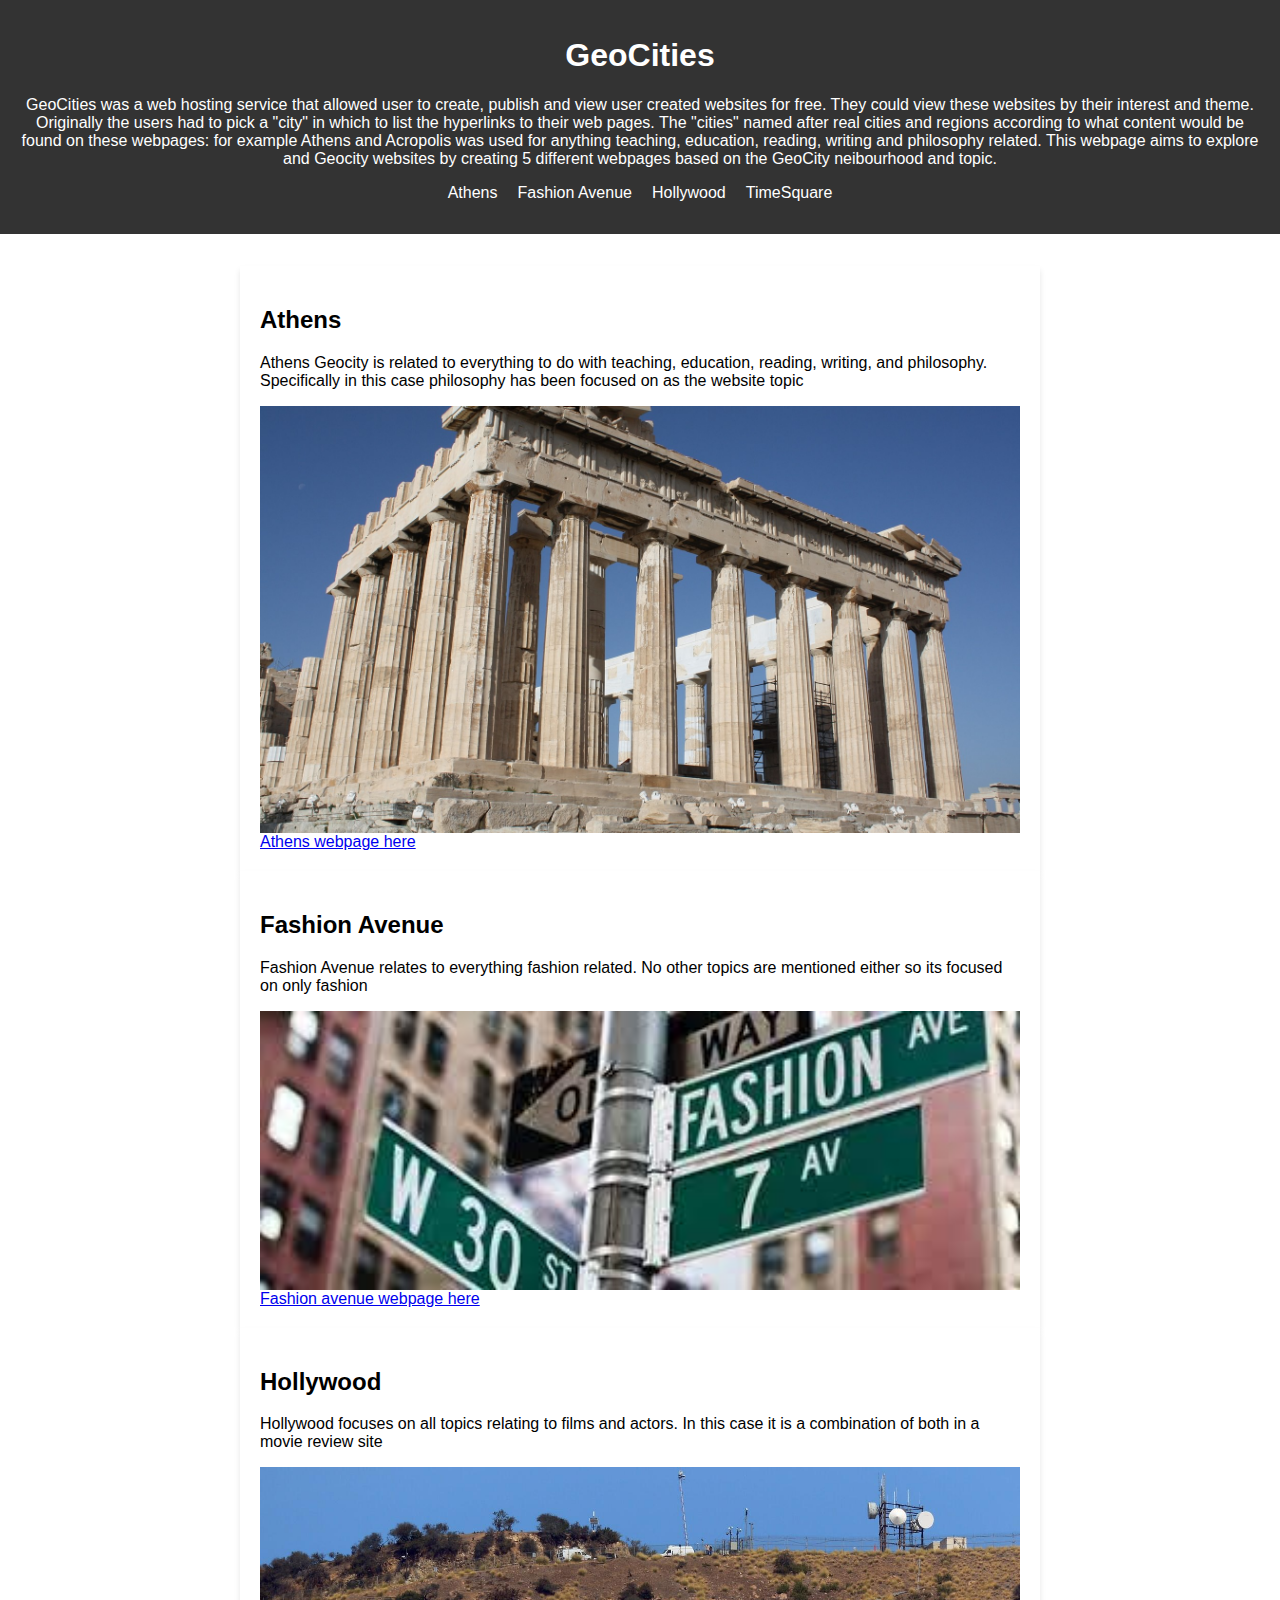
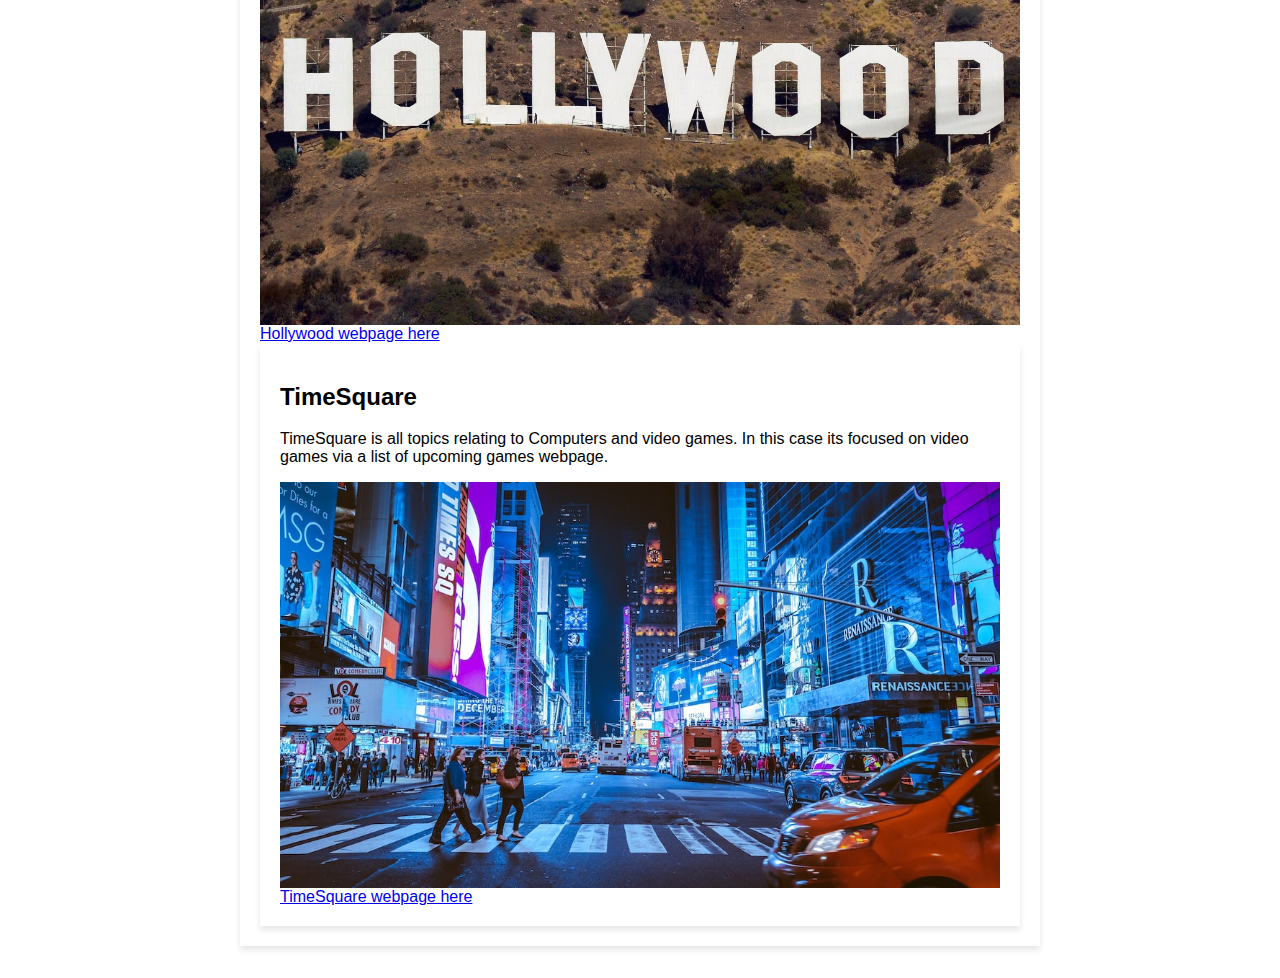
<file: Webpages/Index.html>
<html>

<head>
    <link rel="stylesheet" type="text/css" href="style.css">
    <meta charset="UTF-8">
    <Meta name="viewport" content="width=device-width, initial-scale=1.0">

</head>

<body>


    <header>
        <h1>GeoCities</h1>
        <p>GeoCities was a web hosting service that allowed user to create, publish and view user created websites for
            free. They could view these websites by their interest and theme. Originally the users had to pick a "city"
            in which to list the hyperlinks to their web pages. The "cities" named after real cities and regions
            according to what content would be found on these webpages: for example Athens and Acropolis was used for
            anything teaching, education, reading, writing and philosophy related. This webpage aims to explore and
            Geocity websites by creating 5 different webpages based on the GeoCity neibourhood and topic.</p>
        <nav class="nav-style-fashion ">
            <ul>
                <li><a href="#Athens">Athens</a></li>
                <li><a href="#Fashion-Avenue">Fashion Avenue</a></li>
                <li><a href="#Hollywood"> Hollywood</a></li>
                <li><a href="#TimeSquare">TimeSquare</a></li>
            </ul>
    </header>
    <main class="flex-container-fashion">
        <section id="Athens" class="content">
            <h2>Athens</h2>
            <p>Athens Geocity is related to everything to do with teaching, education, reading,
                writing, and philosophy. Specifically in this case philosophy has been focused on as the website topic
            </p>
            <img src="../Images/Athens-background-image.jpg" alt="Athens background image" width="100%" height="100%">
            <a href="../Webpages/Athens.html">Athens webpage here</a>

        </section>
        <section id="Fashion-Avenue" class="content">
            <h2>Fashion Avenue</h2>
            <p> Fashion Avenue relates to everything fashion related. No other topics are mentioned
                either so its focused on only fashion</p>

            <img src="../Images/Fashion-Avenue-Background-Image.jpg" alt="Fashion avenue image" width="100%"
                height="100%">
                <a href="../Webpages/Fashion-Avenue.html">Fashion avenue webpage here</a>



        </section>
        <section id="Hollywood" class="content">
            <h2>Hollywood</h2>
            <p>Hollywood focuses on all topics relating to films and actors. In this case it is a combination of both in
                a movie review site</p>

            <img src="../Images/Hollywood-background-image.jpg" alt="Hollywood background image" width="100%"
                height="100%">
                <a href="../Webpages/Hollywood.html">Hollywood webpage here</a>

            <section id="TimeSquare" class="content">
                <h2>TimeSquare</h2>
                <p>TimeSquare is all topics relating to Computers and video games. In this case its focused on video
                    games via a list of upcoming games webpage.</p>
                    <img src="../Images/TimesSquare-background-image.jpg">
                    <a href="../Webpages/TimeSquare.html">TimeSquare webpage here</a>
            </section>

        </section>


</body>






</html>
</file>
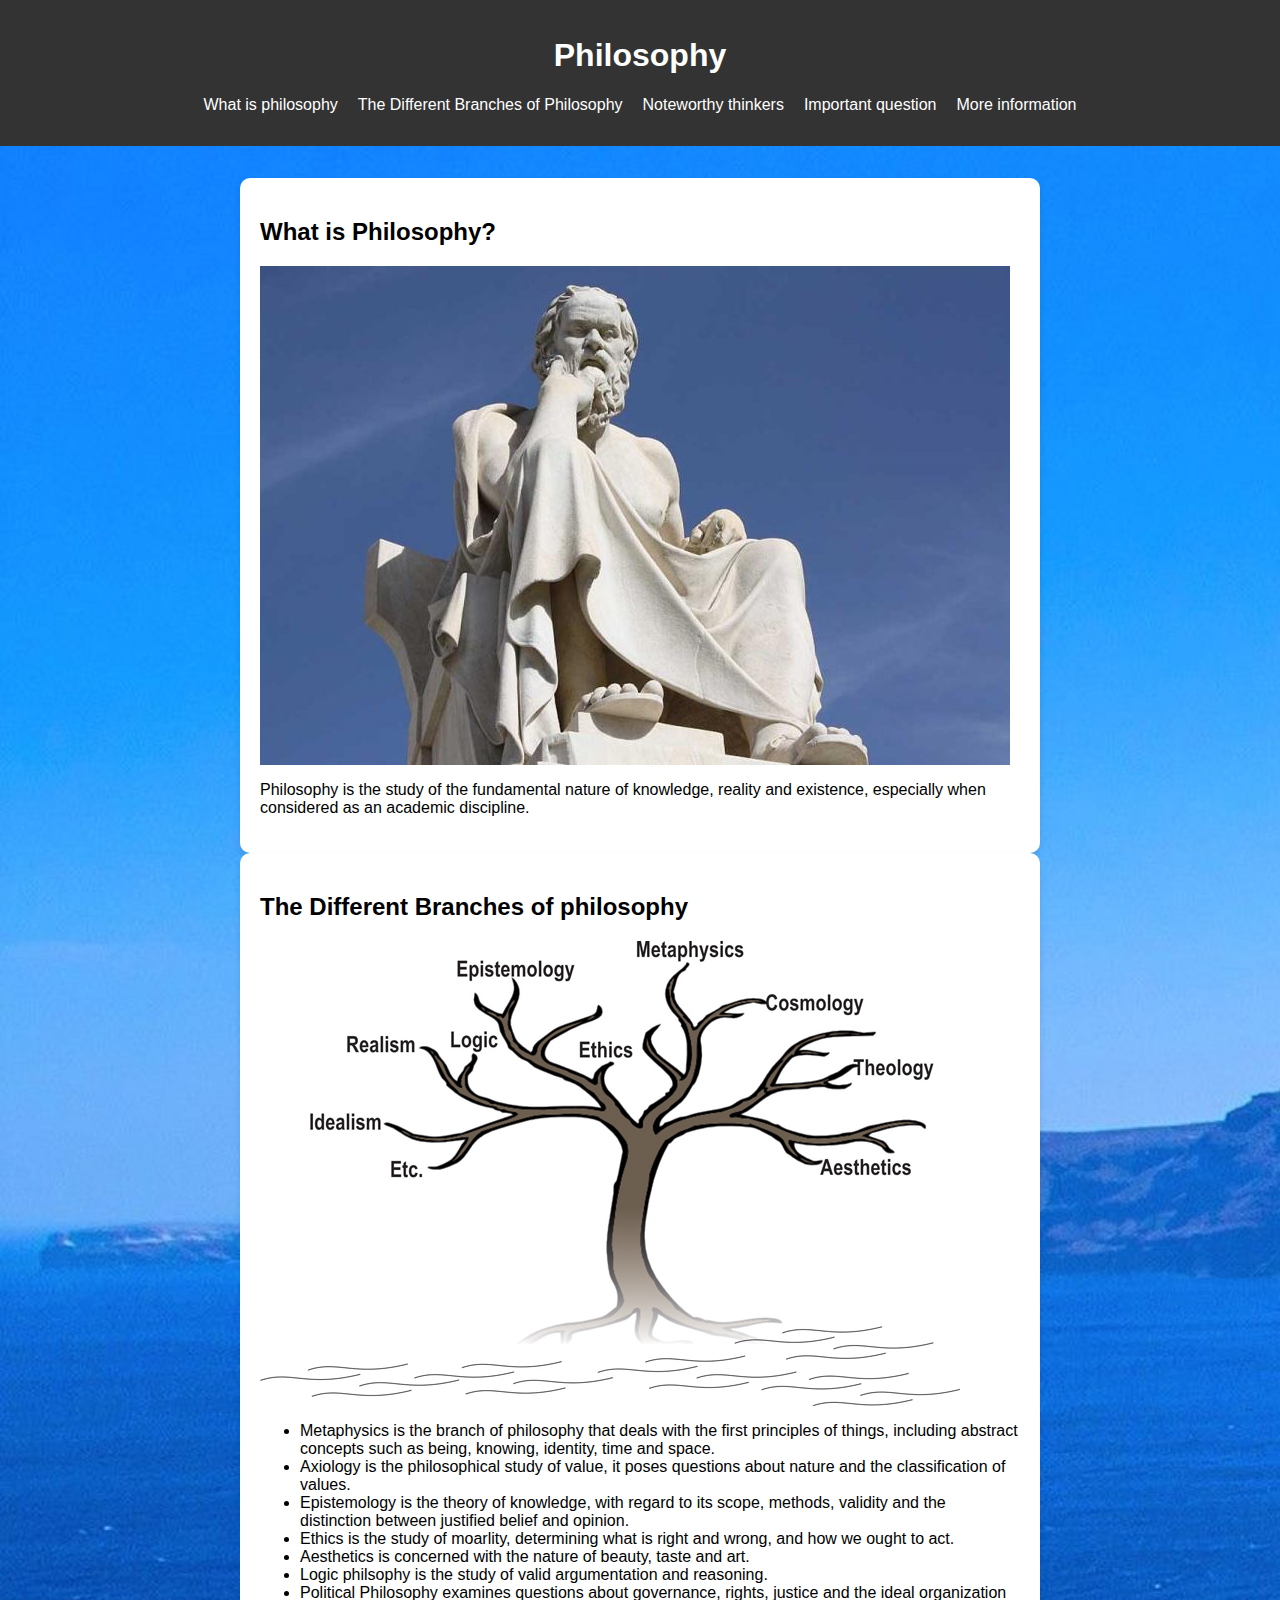
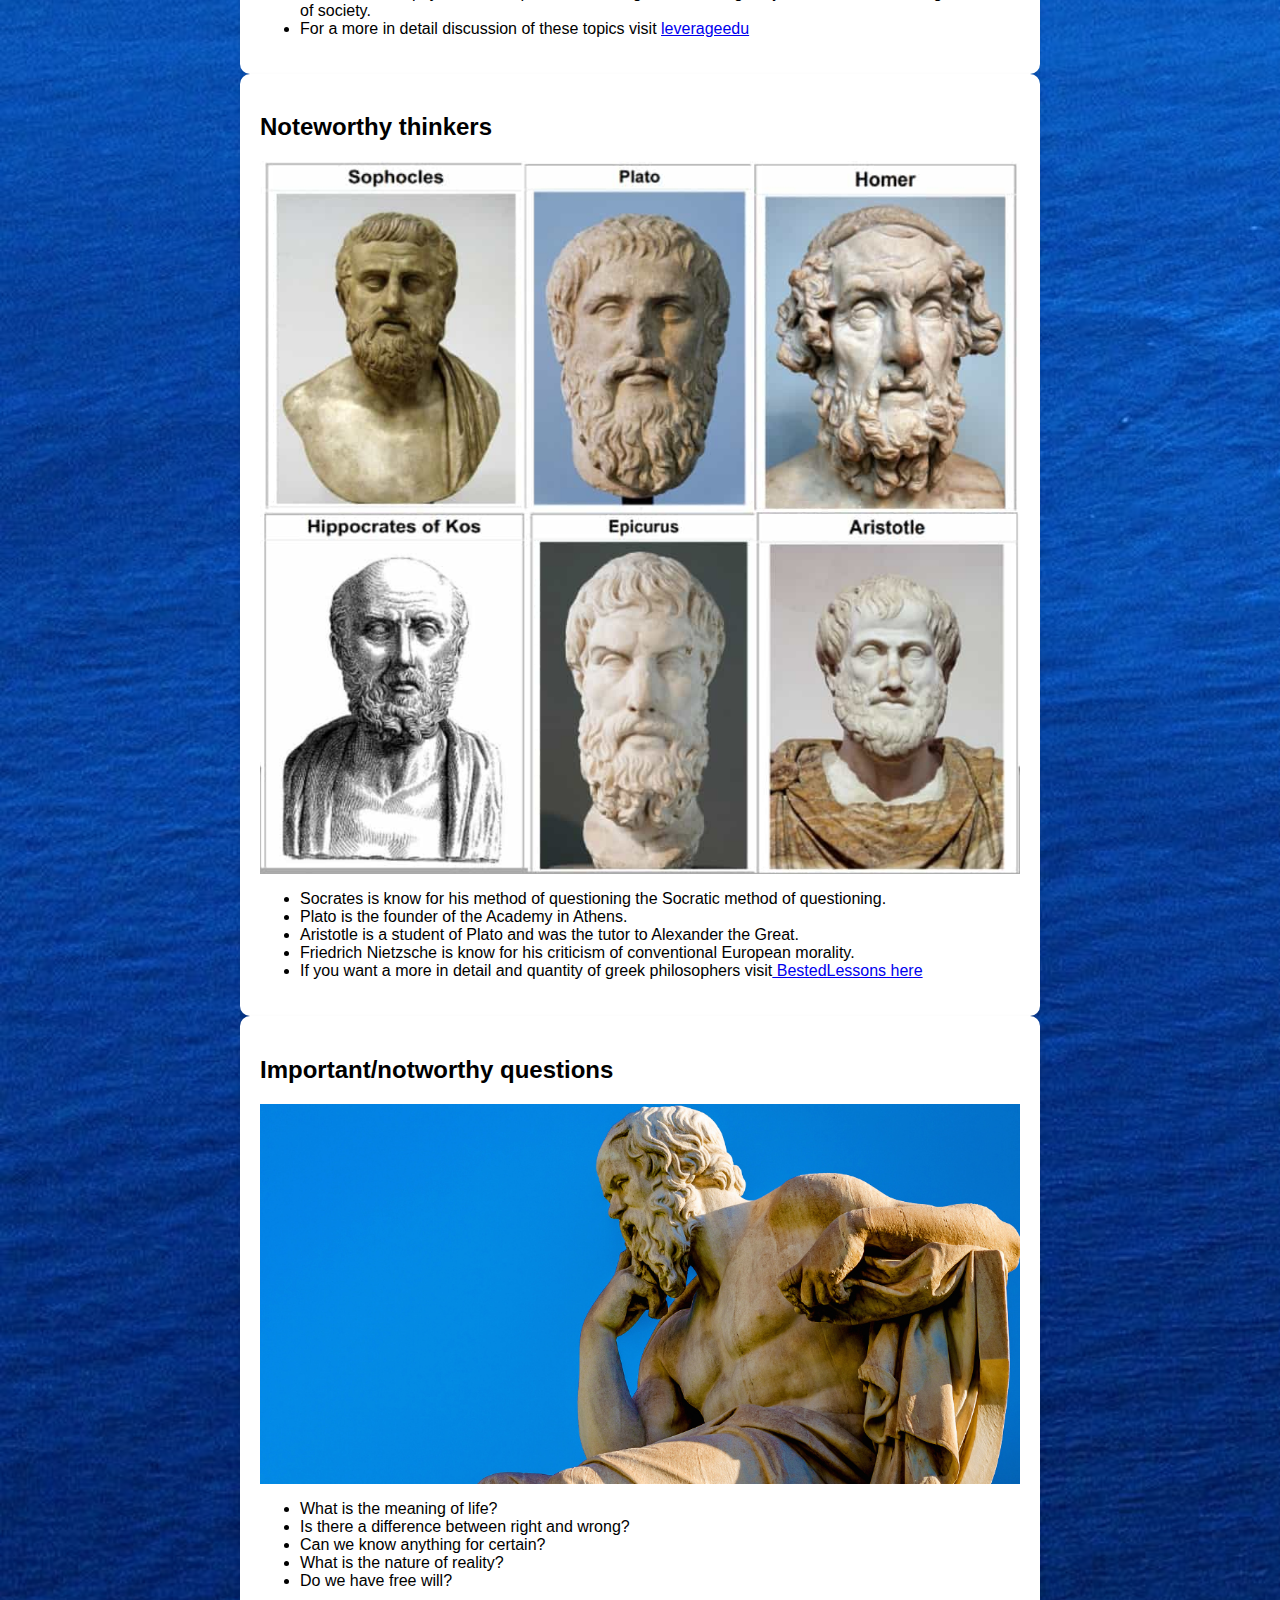
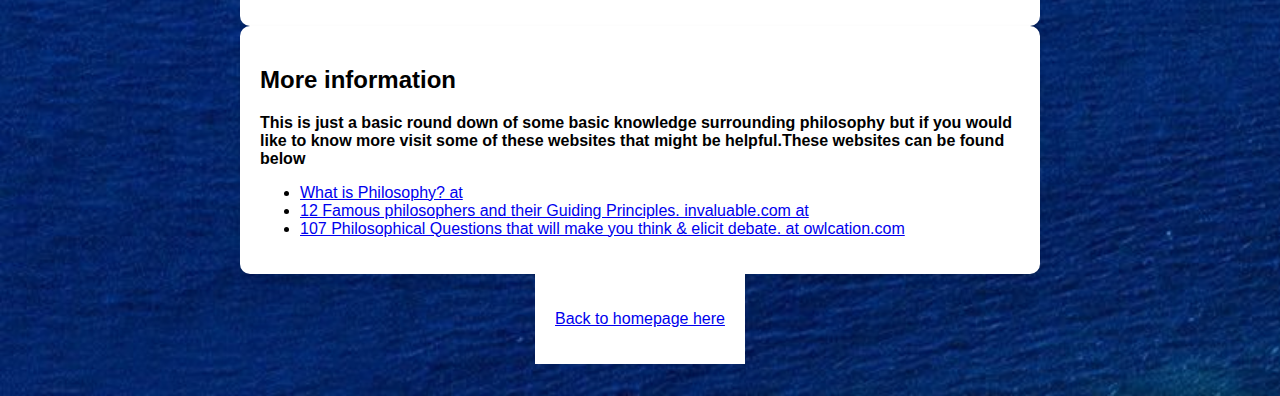
<file: Webpages/Athens.html>
<html>

<head>
    <link rel="stylesheet" type="text/css" href="style.css">
    <meta charset="UTF-8">
    <Meta name="viewport" content="width=device-width, initial-scale=1.0">
    <title>Athens</title>
</head>

<body class="Athens-page">
    <header>
        <h1> Philosophy</h1>
        <nav>
            <ul>
                <li><a href="#what-is"> What is philosophy</a></li>
                <li><a href="#branches">The Different Branches of Philosophy</a></li>
                <li><a href="#thinkers">Noteworthy thinkers</a></li>
                <li><a href="#questions">Important question</a></li>
                <li><a href="#info"> More information</a></li>
            </ul>
        </nav>
    </header>
    <main class="flex-container-Athens">
        <section id="what-is" class="content-athens">
            <h2> What is Philosophy?</h2>
            <img src="../Images/What-is-Philosophy.jpg" alt="What is philosophy Image">
            <p>Philosophy is the study of the fundamental nature of knowledge, reality and existence, especially when
                considered as an academic discipline.</p>
        </section>
        <section id="branches" class="content-athens">
            <h2>The Different Branches of philosophy</h2>
            <img src="../Images/main-branches-of-philosophy.jpg" alt="Branches of philosophy image">
            <ul>
                <p>
                    <li> Metaphysics is the branch of philosophy that deals with the first principles of things,
                        including abstract concepts such as being, knowing, identity, time and space.</li>
                    <li>Axiology is the philosophical study of value, it poses questions about nature and the
                        classification of values.</li>
                    <li>Epistemology is the theory of knowledge, with regard to its scope, methods, validity and the
                        distinction between justified belief and opinion.</li>
                    <li>Ethics is the study of moarlity, determining what is right and wrong, and how we ought to act.
                    </li>
                    <li>Aesthetics is concerned with the nature of beauty, taste and art. </li>
                    <li>Logic philsophy is the study of valid argumentation and reasoning.</li>
                    <li>Political Philosophy examines questions about governance, rights, justice and the ideal
                        organization of society.</li>
                    <li>For a more in detail discussion of these topics visit <a
                            href="https://leverageedu.com/blog/branches-of-philosophy/">leverageedu</a></li>
                </p>


            </ul>

        </section>
        <section id="thinkers" class="content-athens">
            <h2>Noteworthy thinkers</h2>
            <img src="../Images/50-Most-Influential-and-Famous-Ancient-Greek-Philosophers-Scientists-and-Writers.jpg"
                alt="Greek philosophers image">
            <ul>
                <li>Socrates is know for his method of questioning the Socratic method of questioning.</li>
                <li>Plato is the founder of the Academy in Athens.</li>
                <li>Aristotle is a student of Plato and was the tutor to Alexander the Great.</li>
                <li>Friedrich Nietzsche is know for his criticism of conventional European morality.</li>
                <li>If you want a more in detail and quantity of greek philosophers visit<a
                        href="https://bestedlessons.org/2023/01/14/50-most-influential-and-famous-ancient-greek-philosophers-scientists-and-writers/">
                        BestedLessons here</a></li>
            </ul>
        </section>
        <section id="questions" class="content-athens">
            <h2>Important/notworthy questions</h2>
            <img src="../Images/statue-of-ancient-philosopher-thinking-about-philosophical-questions.jpg"
                alt="Thinking statue image" width="100%" height="100%">
            <ul>
                <li>What is the meaning of life?</li>
                <li>Is there a difference between right and wrong?</li>
                <li>Can we know anything for certain?</li>
                <li>What is the nature of reality?</li>
                <li>Do we have free will?</li>
            </ul>
        </section>

        <section id="info" class="content-athens">
            <h2>More information</h2>
            <b>
                <p>This is just a basic round down of some basic knowledge surrounding philosophy but if you would like
                    to know more visit some of these websites that might be helpful.These websites can be found below</p>
            </b>
            <ul>
                <li><a href="https://philosophy.fsu.edu/undergraduate-study/why-philosophy/What-is-Philosophy"> What is
                        Philosophy? at <philosophy class="fsu edu"></philosophy></a></li>
                <li><a href="https://www.invaluable.com/blog/famous-philosophers/"> 12 Famous philosophers and their
                        Guiding Principles. invaluable.com at</a></li>
                <li><a
                        href="https://owlcation.com/humanities/100-Philosophical-Questions-that-Make-You-Think-and-Discuss">107
                        Philosophical Questions that will make you think & elicit debate. at owlcation.com </a>
            </ul>

        </section>
        <footer class="footer-athens">

            <p><a href="../Webpages/Index.html">Back to homepage here</a></p>
            </div>

    </main>
</body>

</html>
</file>
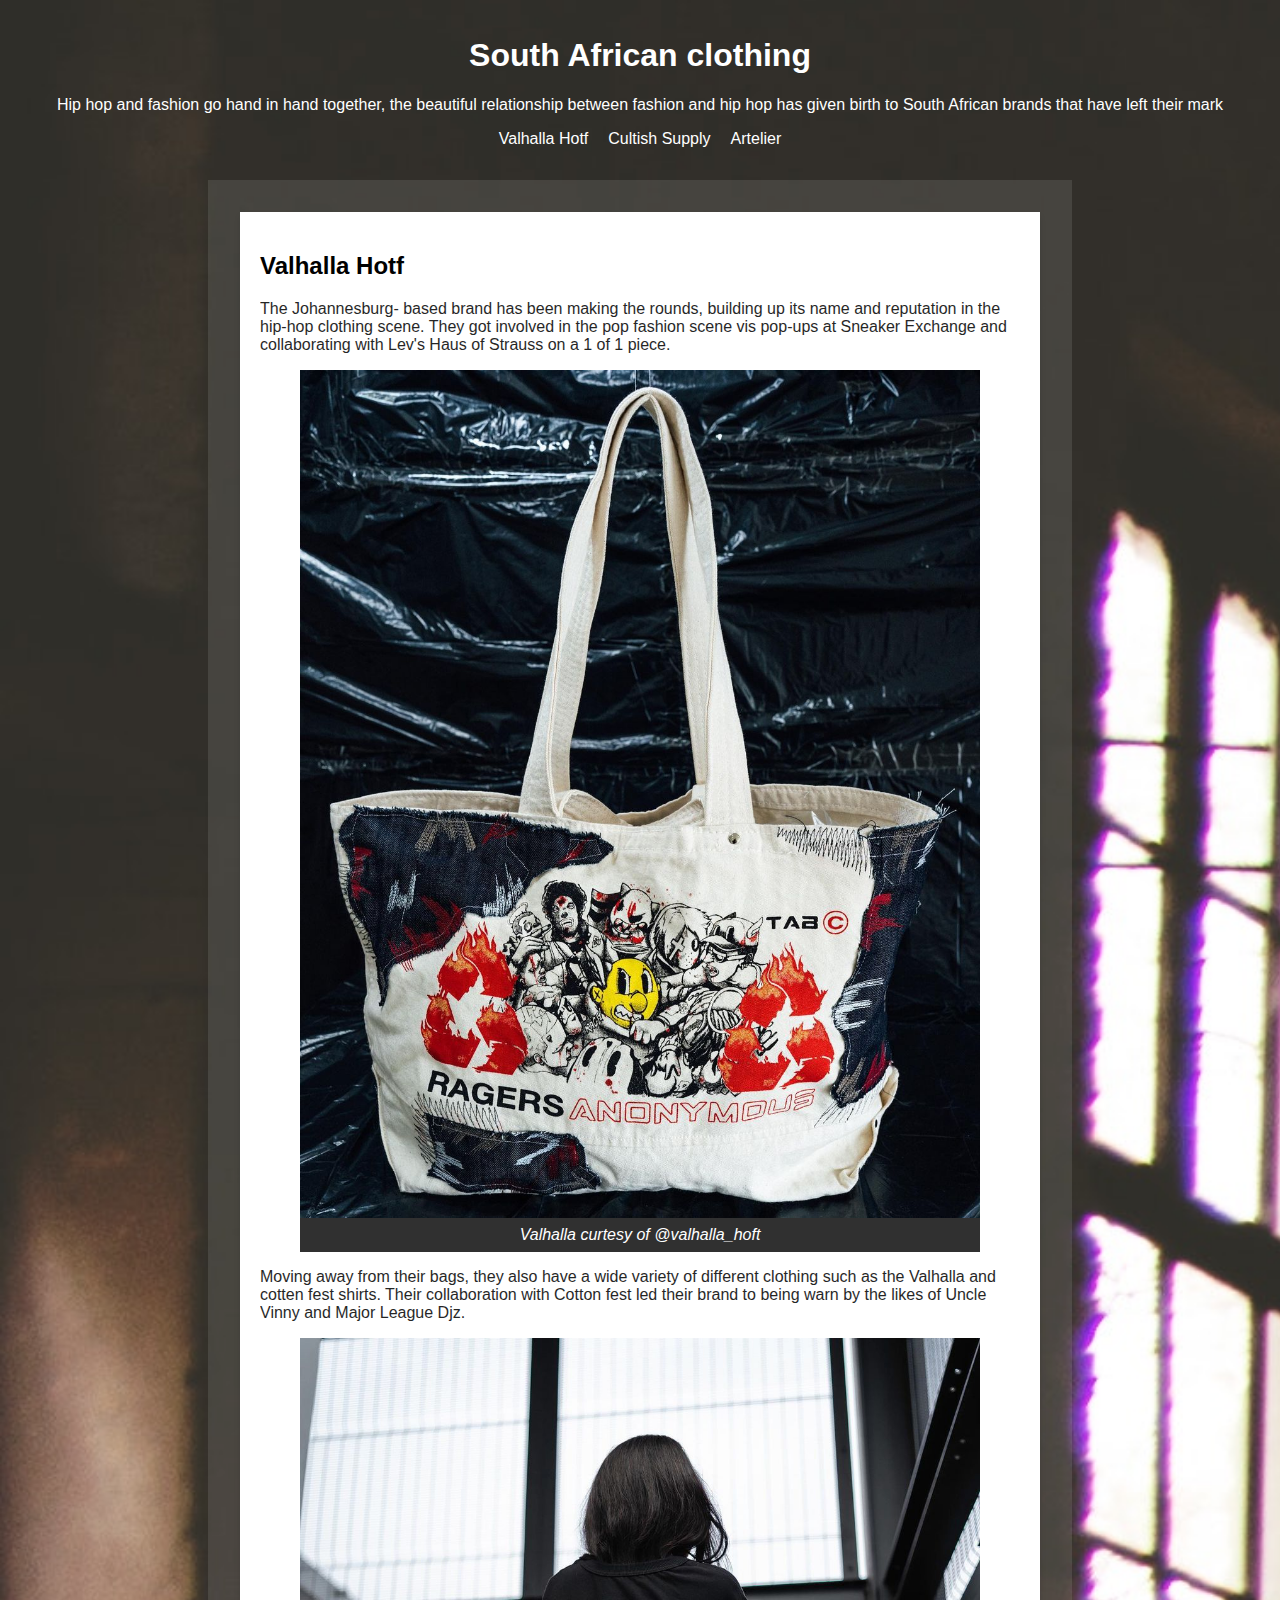
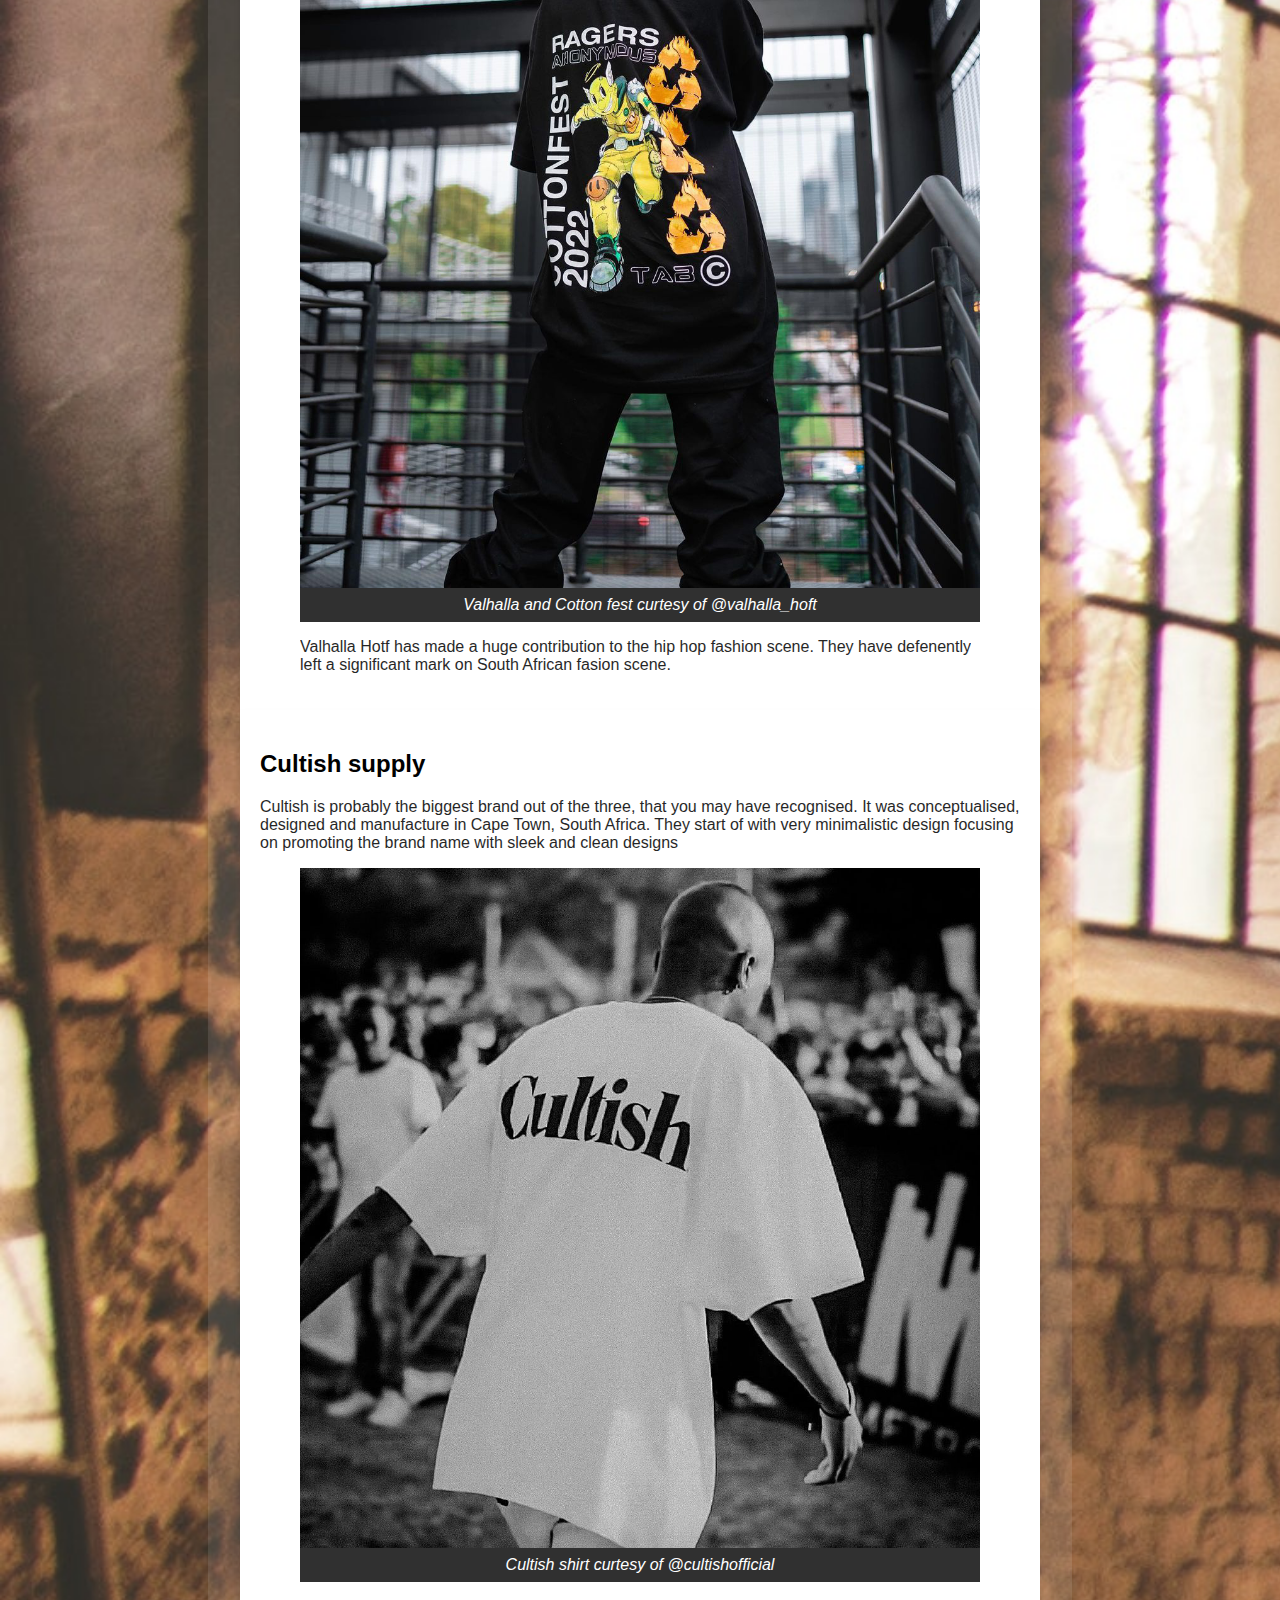
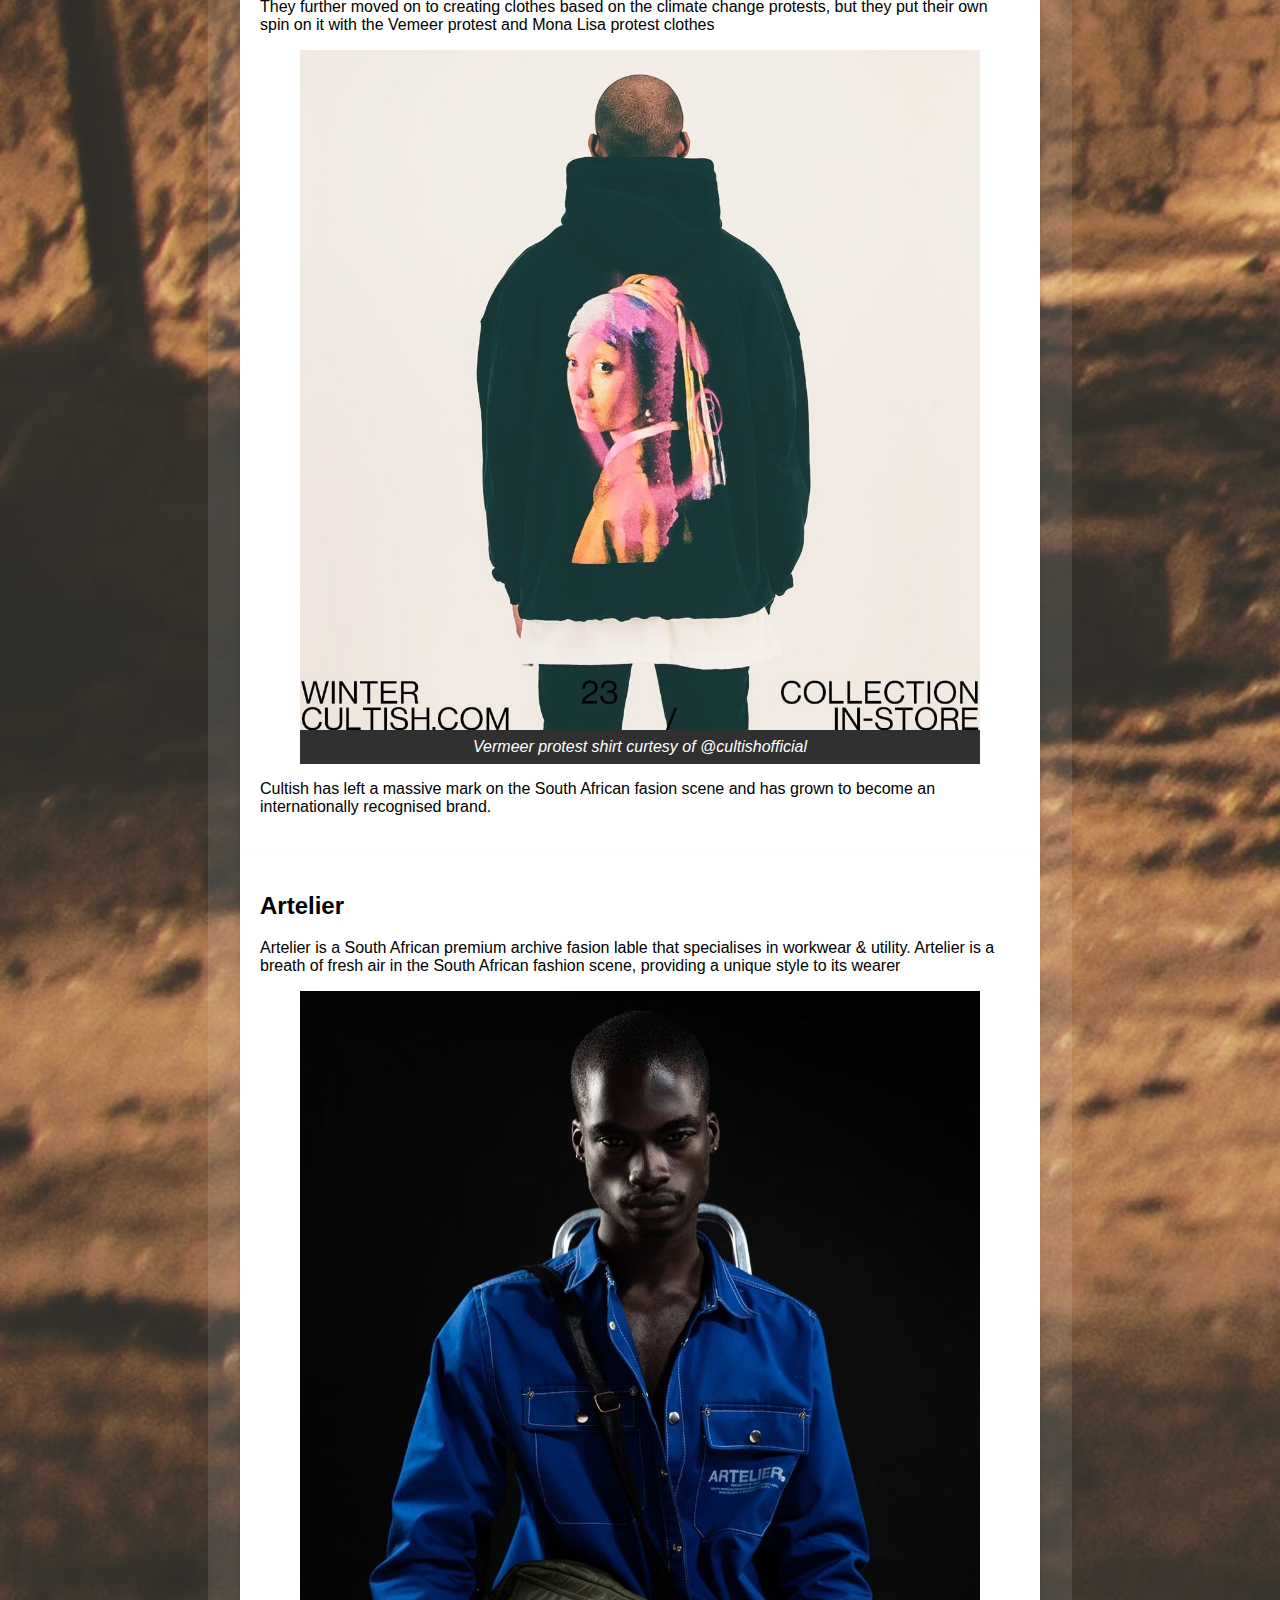
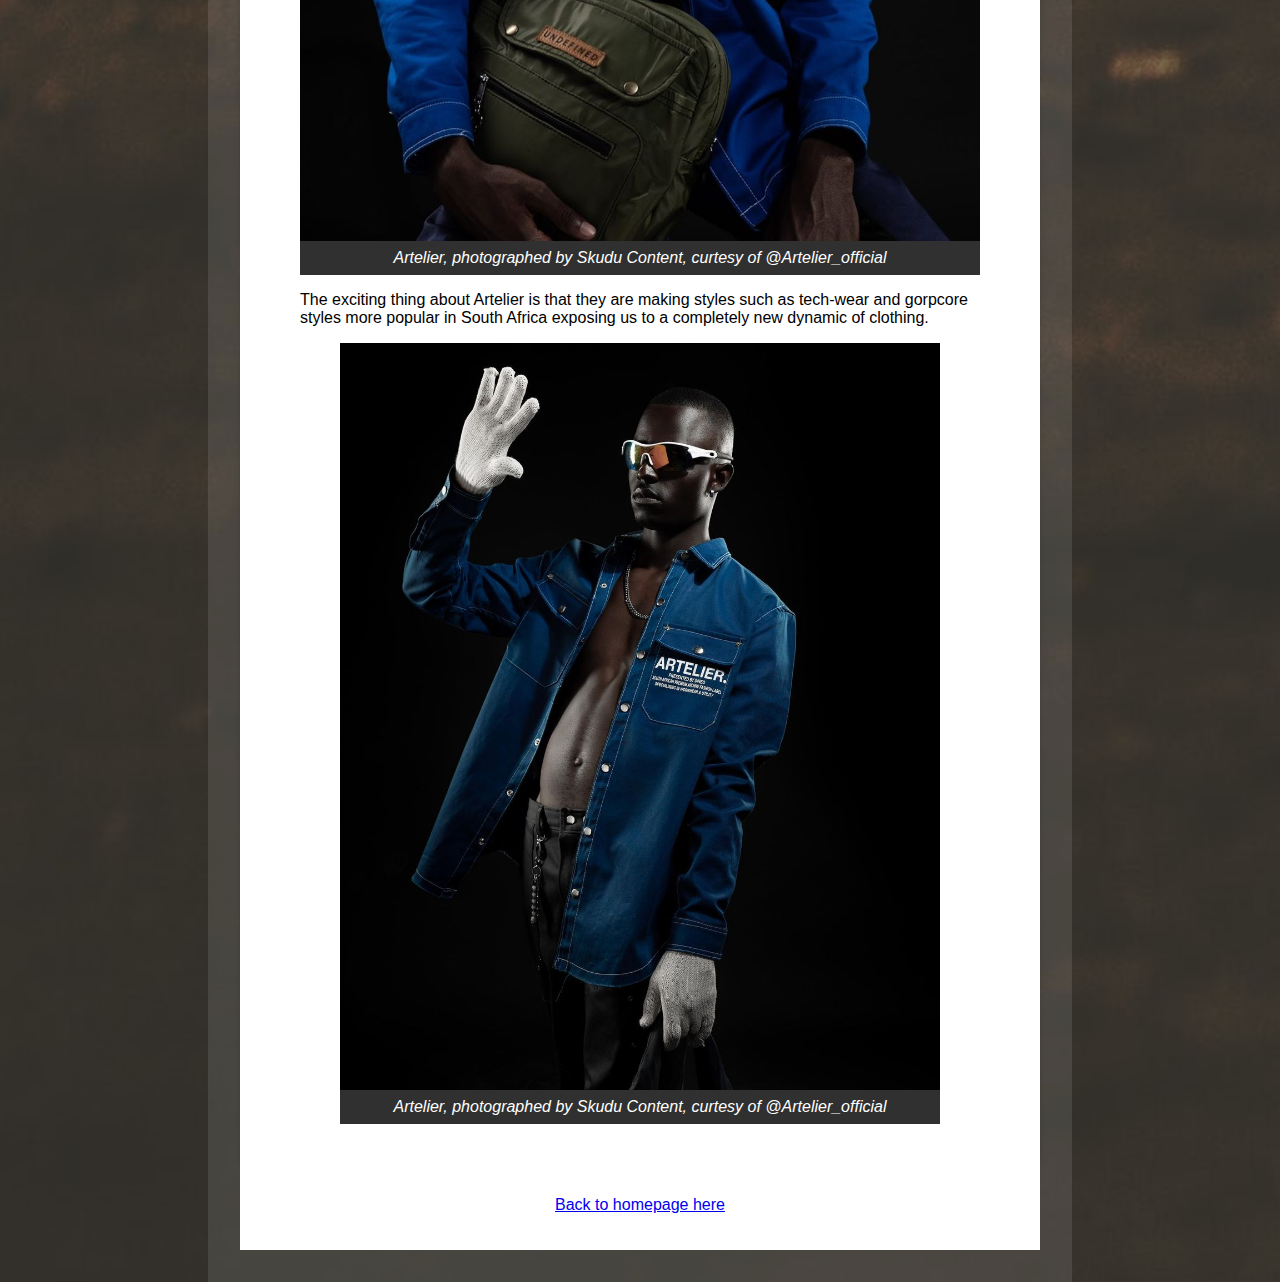
<file: Webpages/Fashion-Avenue.html>
<html>

<head>
    <link rel="stylesheet" type="text/css" href="style.css">
    <meta charset="UTF-8">
    <Meta name="viewport" content="width=device-width, initial-scale=1.0">
    <title>Fashion-Avenue</title>
</head>

<body class="Fashion-page">

    <header class="header-style-fashion">
        <h1> South African clothing</h1>
        <p>Hip hop and fashion go hand in hand together, the beautiful relationship between fashion and hip hop has
            given birth to South African brands that have left their mark</p>
        <nav class="nav-style-fashion ">
            <ul>
                <li><a href="#Valhalla-Hotf">Valhalla Hotf</a></li>
                <li><a href="#Cultish-supply">Cultish Supply</a></li>
                <li><a href="#Artelier"> Artelier</a></li>
            </ul>




        </nav>
    </header>
    <main class="flex-container-fashion">
        <section id="Valhalla-Hotf" class="content">
            <h2>Valhalla Hotf</h2>
            <p class="text-opacity">The Johannesburg- based brand has been making the rounds, building up its name and
                reputation in the hip-hop clothing scene. They got involved in the pop fashion scene vis pop-ups at
                Sneaker Exchange and collaborating with Lev's Haus of Strauss on a 1 of 1 piece.</p>
            <figure>
                <img src="../Images/Valhalla-hotf-bag-image.jpg" alt="Valhalla hotf bag image" width="100%"
                    height="80%">
                <figcaption>Valhalla curtesy of @valhalla_hoft</figcaption>
            </figure>
            <p class="text-opacity"> Moving away from their bags, they also have a wide variety of different clothing
                such as the Valhalla and cotten fest shirts. Their collaboration with Cotton fest led their brand to
                being warn by the likes of Uncle Vinny and Major League Djz. </p>
            <figure>
                <img src="../Images/Valhalla-and-Cotton-Fest-curtesy-of-@valhalla_hoft-image.jpg"
                    alt="valhalla cotten fest image" width="100%" height="100%">
                <figcaption>Valhalla and Cotton fest curtesy of @valhalla_hoft</figcaption>
                <p class="text-opacity">Valhalla Hotf has made a huge contribution to the hip hop fashion scene. They
                    have defenently left a significant mark on South African fasion scene.</p>
            </figure>
        </section>
        <section id="Cultish-supply" class="content">
            <h2>Cultish supply</h2>
            <p class="text-opacity"> Cultish is probably the biggest brand out of the three, that you may have
                recognised. It was conceptualised, designed and manufacture in Cape Town, South Africa. They start of
                with very minimalistic design focusing on promoting the brand name with sleek and clean designs </p>
            <figure>
                <img src="../Images/Cultish-sleek-top-image.jpg" alt="Cultish sleek T" width="100%" height="100%">
                <figcaption>Cultish shirt curtesy of @cultishofficial</figcaption>
            </figure>
            <p>They further moved on to creating clothes based on the climate change protests, but they put their own
                spin on it with the Vemeer protest and Mona Lisa protest clothes</p>
            <figure>
                <img src="../Images/Vermeer-protest-T-image.jpg" alt="Vermeer protest T" width="100%" height="100%">
                <figcaption>Vermeer protest shirt curtesy of @cultishofficial</figcaption>
            </figure>
            <p>Cultish has left a massive mark on the South African fasion scene and has grown to become an
                internationally recognised brand.</p>
        </section>
        <section id="Artelier" class="content">
            <h2>Artelier</h2>
            <p>Artelier is a South African premium archive fasion lable that specialises in workwear & utility. Artelier
                is a breath of fresh air in the South African fashion scene, providing a unique style to its wearer</p>
            <figure>
                <img src="../Images/Artelier-workwear-image.jpg" alt="Altelier workwear image" width="100%"
                    height="100%">
                <figcaption>Artelier, photographed by Skudu Content, curtesy of @Artelier_official</figcaption>
                <p> The exciting thing about Artelier is that they are making styles such as tech-wear and gorpcore
                    styles more popular in South Africa exposing us to a completely new dynamic of clothing.</p>
                <figure>
                    <img src="../Images/Artelier-techwear-image.jpg" alt="Artelier techwear image" width="100%"
                        height="100%">
                    <figcaption>Artelier, photographed by Skudu Content, curtesy of @Artelier_official</figcaption>
                </figure>
            </figure>
        </section>
        <footer class="footer-athens">

            <p><a href="../Webpages/Index.html">Back to homepage here</a></p>
            </div>

    </main>
</file>
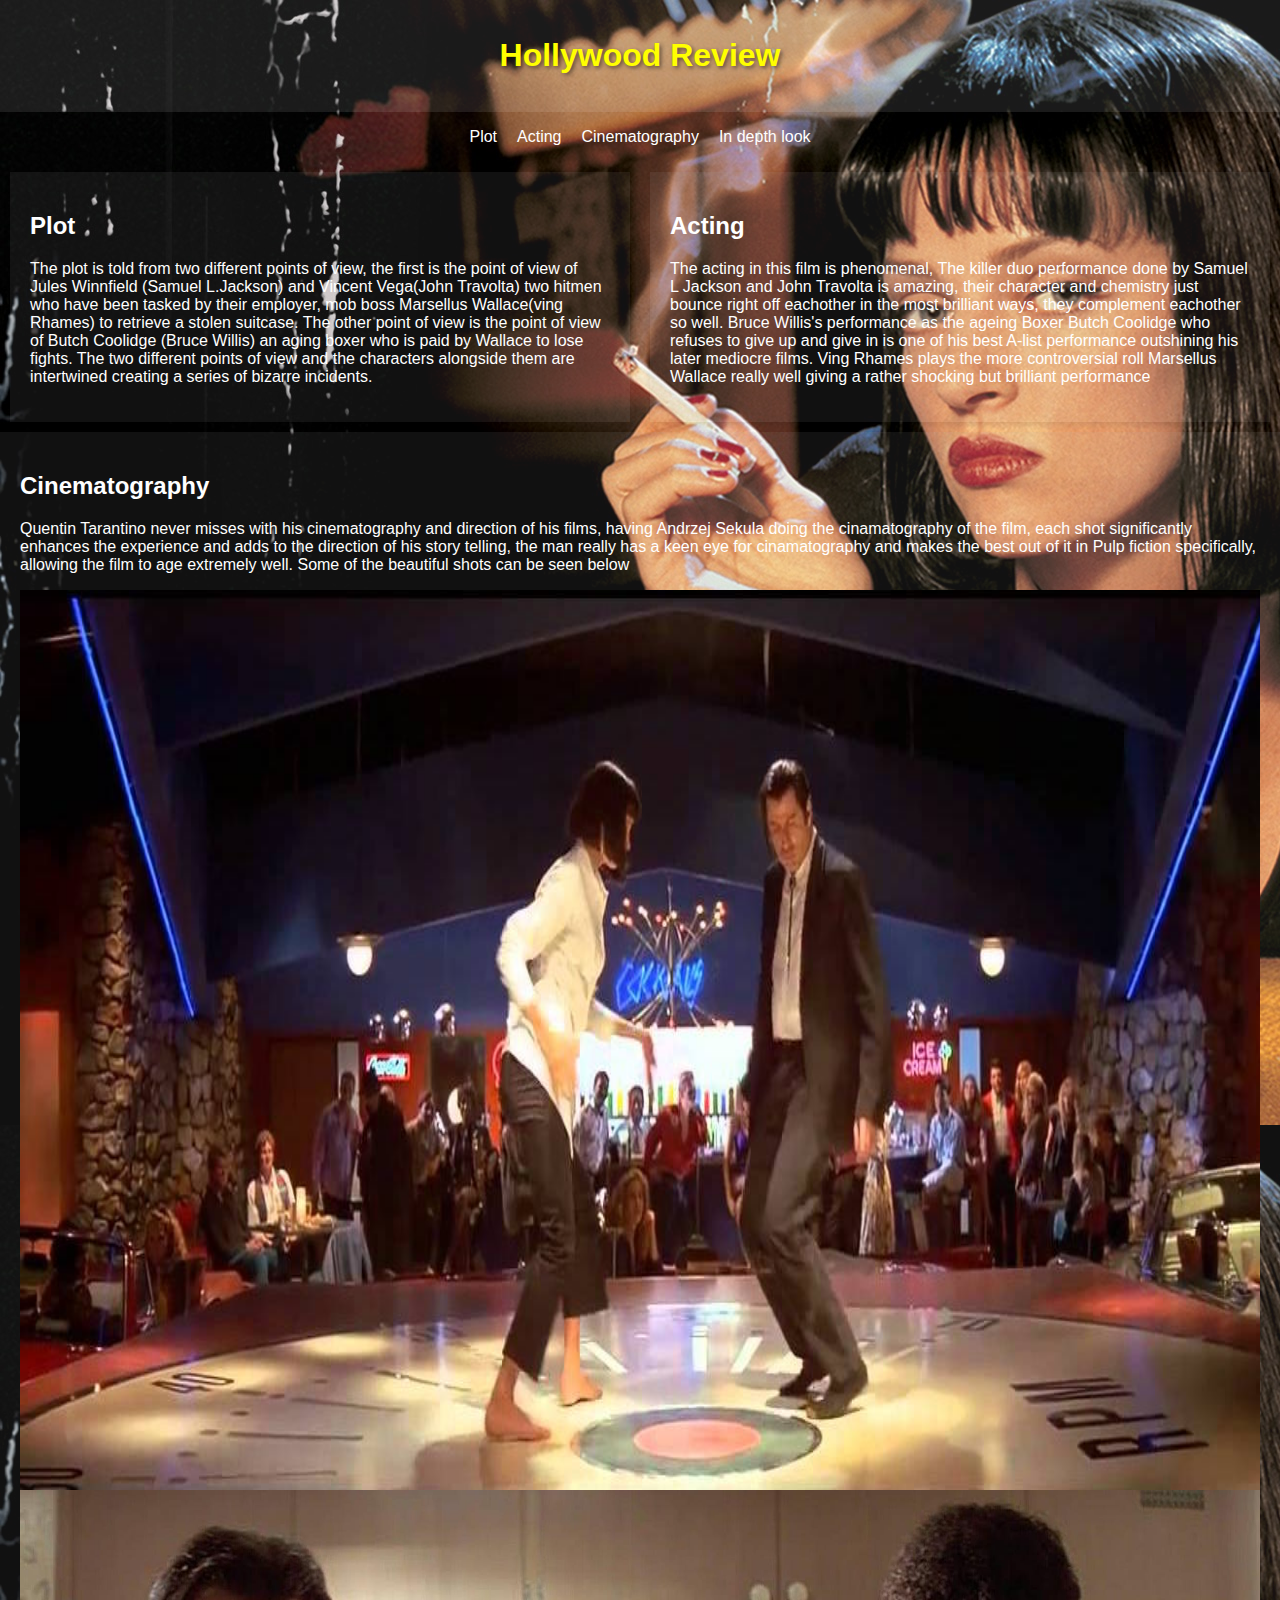
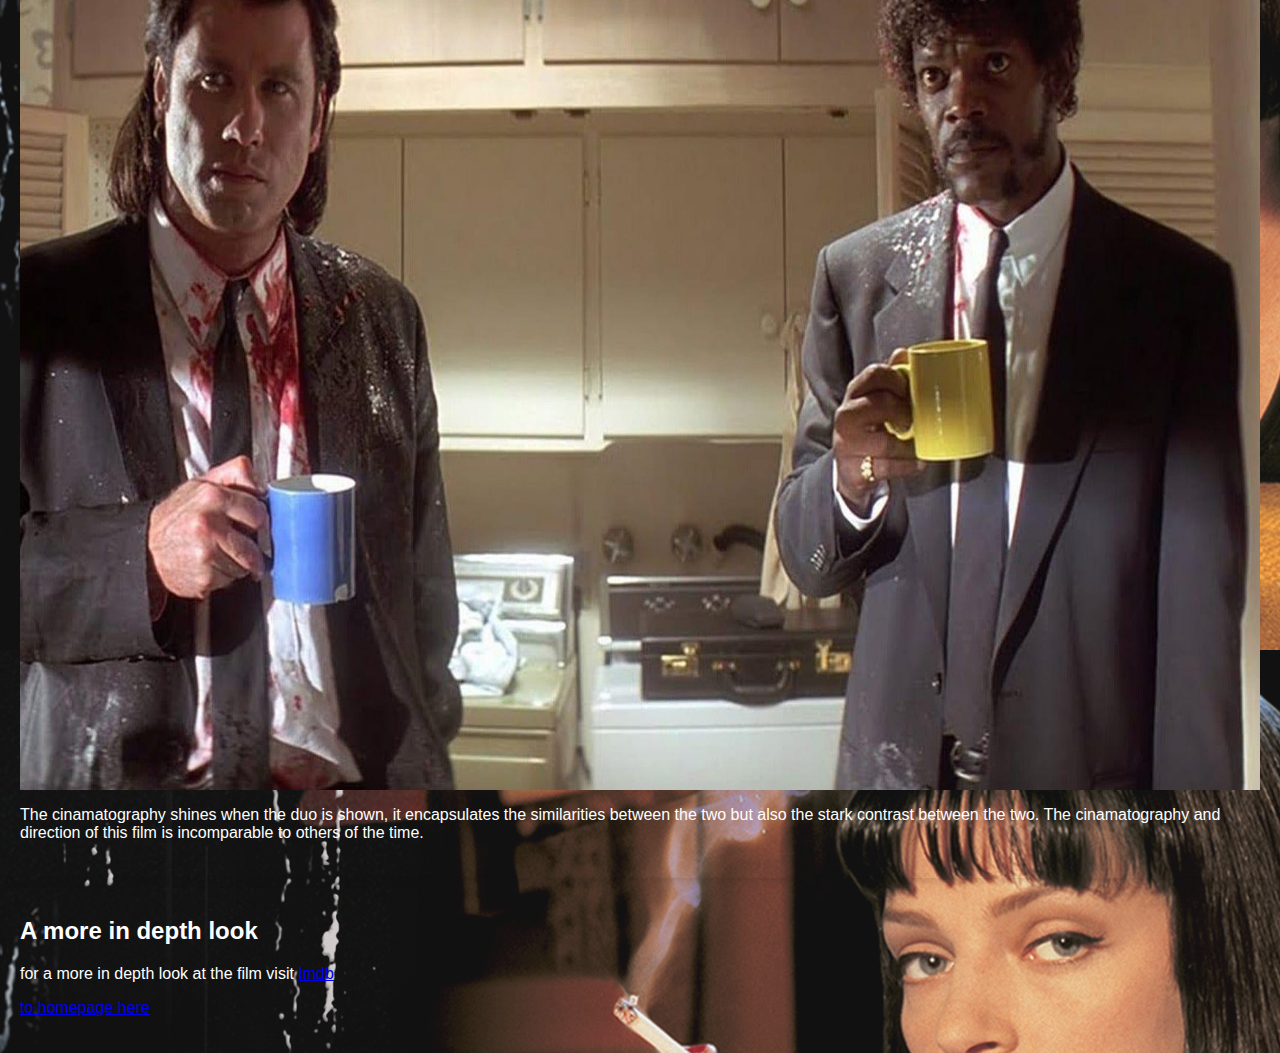
<file: Webpages/Hollywood.html>
<html>

<head>
    <link rel="stylesheet" type="text/css" href="style.css">
    <meta charset="UTF-8">
    <Meta name="viewport" content="width=device-width, initial-scale=1.0">
    <title>Hollywood</title>
</head>

<body class="hollywood-page">
    <header class="header-style-Hollywood">
        <h1>Hollywood Review</h1>
    </header>
    <nav class="nav-style-Hollywood ">
        <ul>
            <li><a href="#plot">Plot</a></li>
            <li><a href="#acting">Acting</a></li>
            <li><a href="#cinematography">Cinematography</a></li>
            <li><a href="#depth">In depth look</a></li>
        </ul>
    </nav>

    <div class="flex-container-Hollywood">
        <div class="left-hollywood-container">
            <section id="Plot" class="content-hollywood">
                <h2>Plot</h2>
                <p>The plot is told from two different points of view, the first is the point of view of Jules
                    Winnfield (Samuel L.Jackson) and Vincent Vega(John Travolta) two hitmen who have been tasked by
                    their employer, mob boss Marsellus Wallace(ving Rhames) to retrieve a stolen suitcase. The other
                    point of view is the point of view of Butch Coolidge (Bruce Willis) an aging boxer who is paid
                    by Wallace to lose fights. The two different points of view and the characters alongside them
                    are intertwined creating a series of bizarre incidents.</p>
            </section>
        </div>

        <div class="right-hollywood-container">
            <section id="acting" class="content-hollywood">
                <h2>Acting</h2>
                <p>The acting in this film is phenomenal, The killer duo performance done by Samuel L Jackson and
                    John Travolta is amazing, their character and chemistry just bounce right off eachother in the
                    most brilliant ways, they complement eachother so well. Bruce Willis's performance as the ageing
                    Boxer Butch Coolidge who refuses to give up and give in is one of his best A-list performance
                    outshining his later mediocre films. Ving Rhames plays the more controversial roll Marsellus
                    Wallace really well giving a rather shocking but brilliant performance </p>
            </section>



        </div>
    </div>

    <div class="flex-container-Hollywood-vertical"></div>
    <section id="cinematography" class="content-Hollywood">
        <h2>Cinematography</h2>
        <p>Quentin Tarantino never misses with his cinematography and direction of his films, having Andrzej Sekula
            doing the cinamatography of the film, each shot significantly enhances the experience and adds to the
            direction of his story telling, the man really has a keen eye for cinamatography and makes the best out
            of it in Pulp fiction specifically, allowing the film to age extremely well. Some of the beautiful shots can
            be seen below </p>
        <img src="../Images/cinematography-hollywood-image.jpg" alt="cinematography image" width="100%" height="100%">
        <img src="../Images/cinematography-hollywood-image 2.jpg" alt="cinematography image 2" width="100%"
            height="100%">
        <p>The cinamatography shines when the duo is shown, it encapsulates the similarities between the two but also
            the stark contrast between the two. The cinamatography and direction of this film is incomparable to others
            of the time.</p>

    </section>
    <section id="depth" class="content-hollywood">
        <h2>A more in depth look</h2>
        <p>for a more in depth look at the film visit <a href="https://www.imdb.com/title/tt0110912/">Imdb</a></p>
        <p><a href="../Webpages/Index.html"> to homepage here</a></p>
    </section>

</body>

</html>
</file>
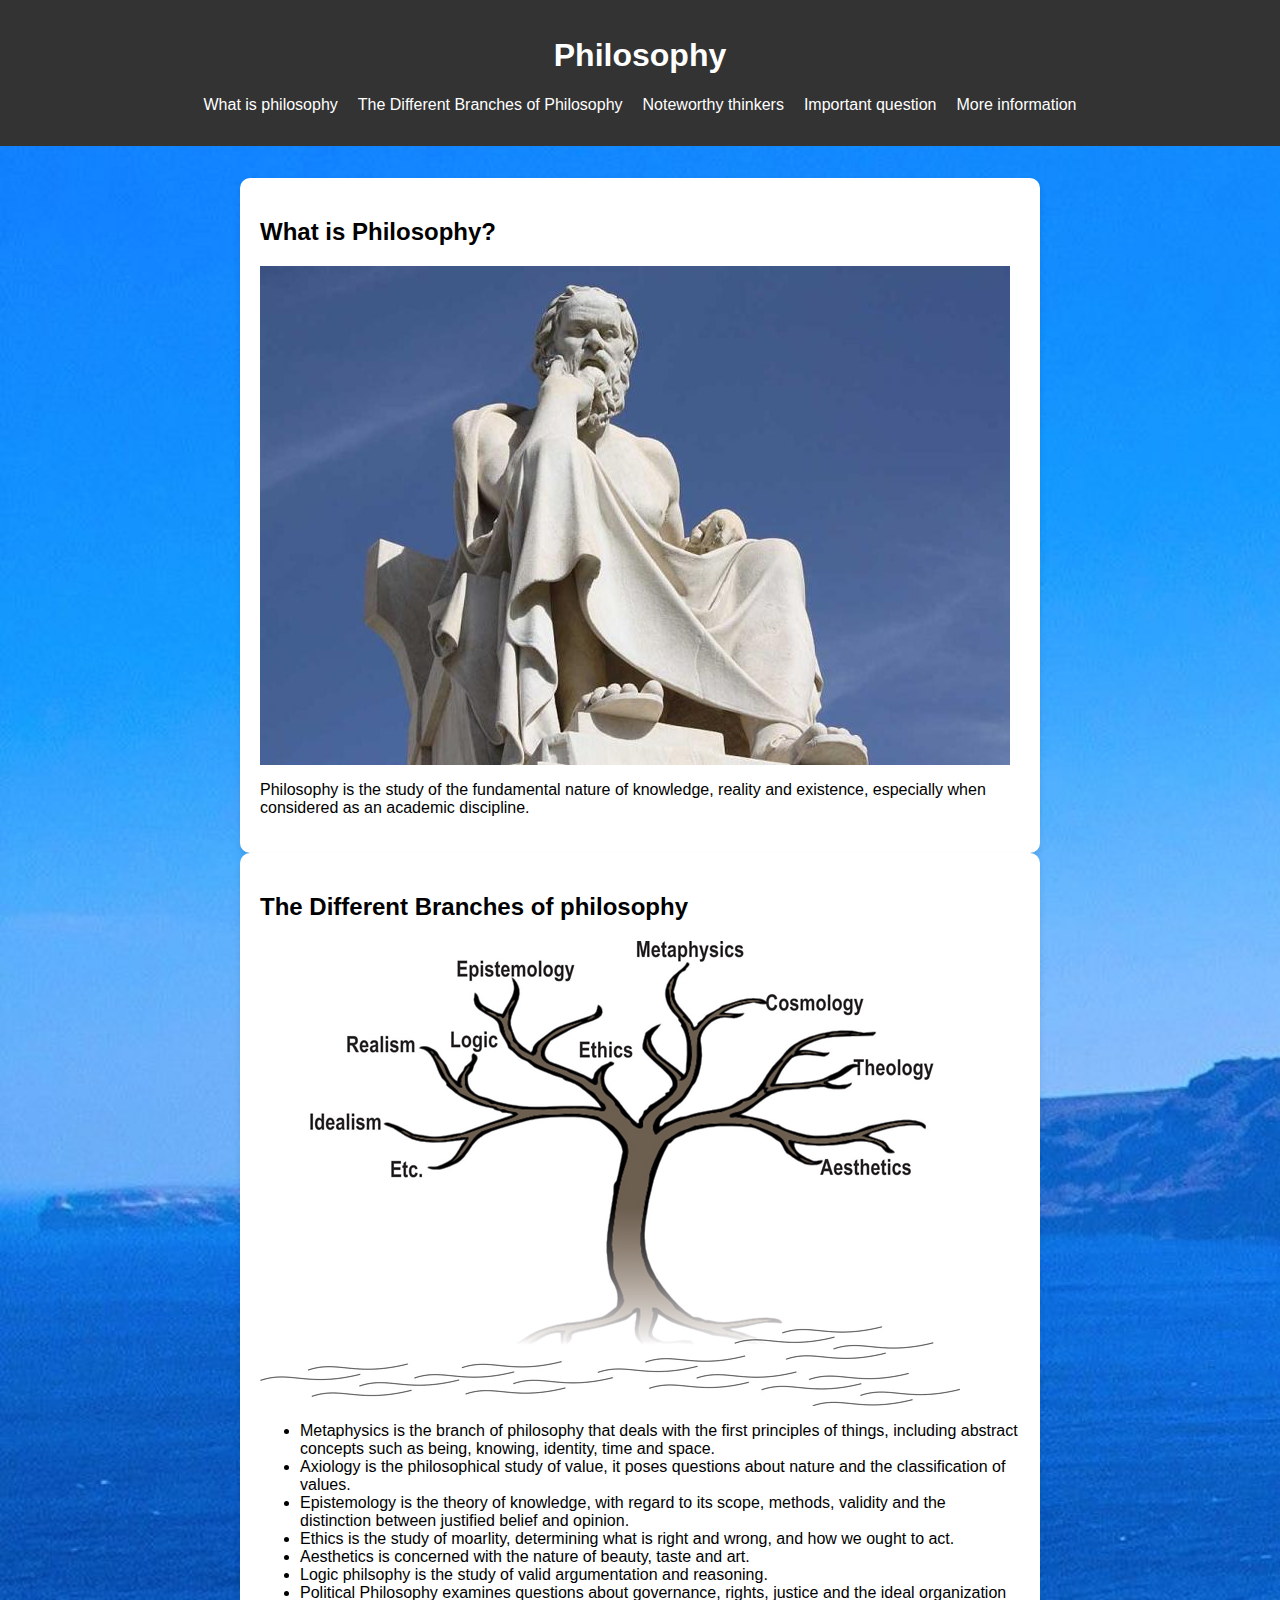
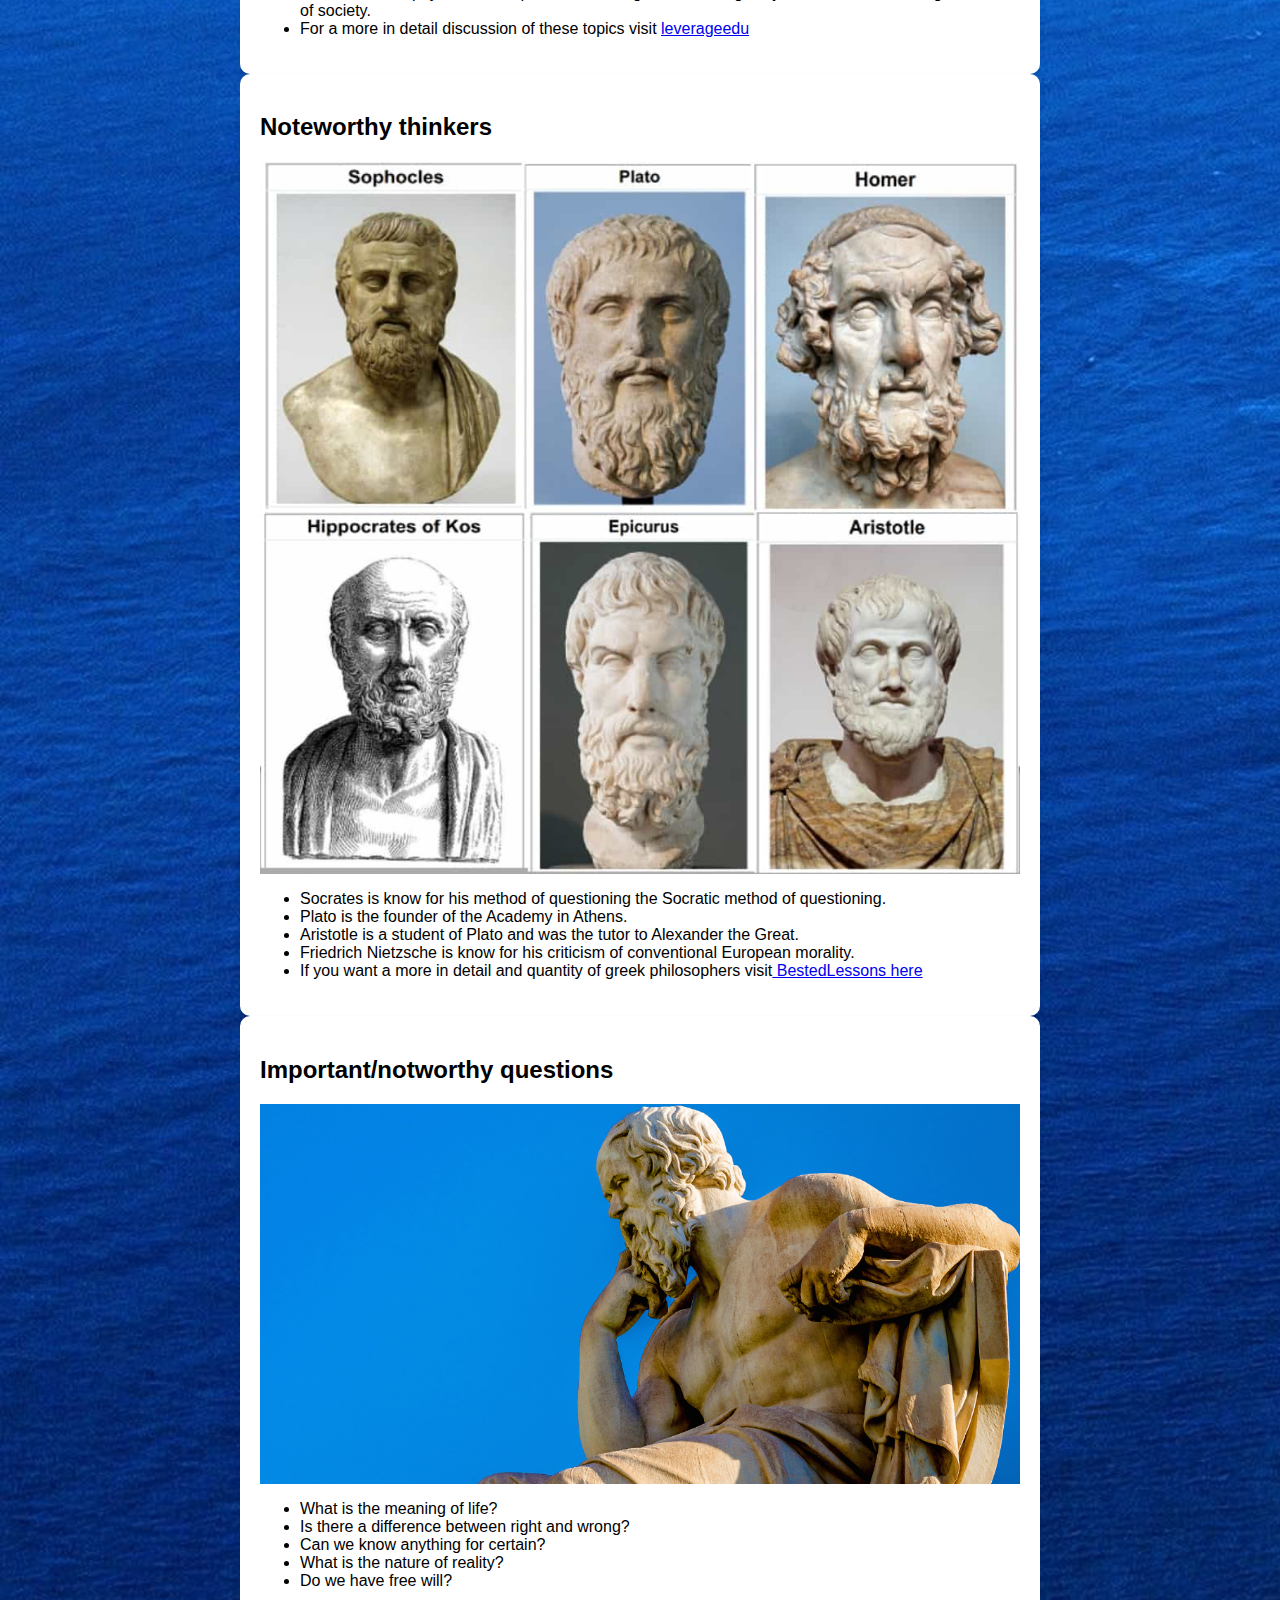
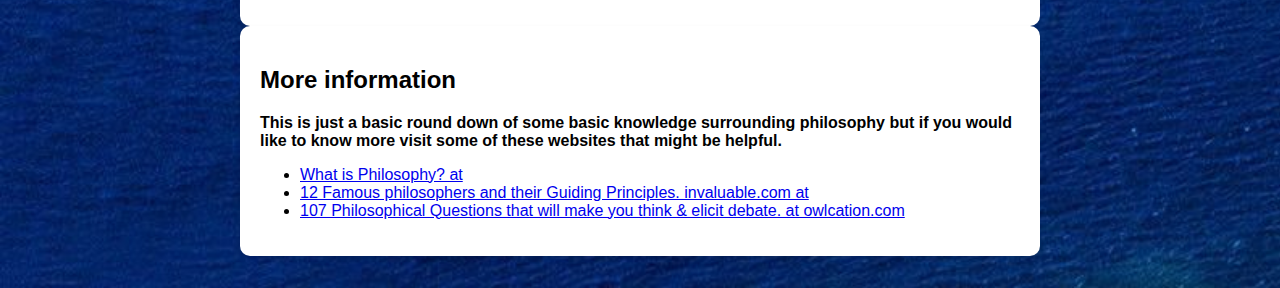
<file: Weppages/Athens.html>
<html>

<head>
    <link rel="stylesheet" type="text/css" href="style.css">
    <meta charset="UTF-8">
    <Meta name="viewport" content="width=device-width, initial-scale=1.0">
    <title>Athens</title>
</head>

<body class="Athens-page">
    <header>
        <h1> Philosophy</h1>
        <nav>
            <ul>
                <li><a href="#what-is"> What is philosophy</a></li>
                <li><a href="#branches">The Different Branches of Philosophy</a></li>
                <li><a href="#thinkers">Noteworthy thinkers</a></li>
                <li><a href="#questions">Important question</a></li>
                <li><a href="#info"> More information</a></li>
            </ul>
        </nav>
    </header>
    <main class="flex-container-Athens">
        <section id="what-is" class="content-athens">
            <h2> What is Philosophy?</h2>
            <img src="../Images/What-is-Philosophy.jpg" alt="What is philosophy Image">
            <p>Philosophy is the study of the fundamental nature of knowledge, reality and existence, especially when
                considered as an academic discipline.</p>
        </section>
        <section id="branches" class="content-athens">
            <h2>The Different Branches of philosophy</h2>
            <img src="../Images/main-branches-of-philosophy.jpg" alt="Branches of philosophy image">
            <ul>
                <p>
                    <li> Metaphysics is the branch of philosophy that deals with the first principles of things,
                        including abstract concepts such as being, knowing, identity, time and space.</li>
                    <li>Axiology is the philosophical study of value, it poses questions about nature and the
                        classification of values.</li>
                    <li>Epistemology is the theory of knowledge, with regard to its scope, methods, validity and the
                        distinction between justified belief and opinion.</li>
                    <li>Ethics is the study of moarlity, determining what is right and wrong, and how we ought to act.
                    </li>
                    <li>Aesthetics is concerned with the nature of beauty, taste and art. </li>
                    <li>Logic philsophy is the study of valid argumentation and reasoning.</li>
                    <li>Political Philosophy examines questions about governance, rights, justice and the ideal
                        organization of society.</li>
                    <li>For a more in detail discussion of these topics visit <a
                            href="https://leverageedu.com/blog/branches-of-philosophy/">leverageedu</a></li>
                </p>


            </ul>

        </section>
        <section id="thinkers" class="content-athens">
            <h2>Noteworthy thinkers</h2>
            <img src="../Images/50-Most-Influential-and-Famous-Ancient-Greek-Philosophers-Scientists-and-Writers.jpg"
                alt="Greek philosophers image">
            <ul>
                <li>Socrates is know for his method of questioning the Socratic method of questioning.</li>
                <li>Plato is the founder of the Academy in Athens.</li>
                <li>Aristotle is a student of Plato and was the tutor to Alexander the Great.</li>
                <li>Friedrich Nietzsche is know for his criticism of conventional European morality.</li>
                <li>If you want a more in detail and quantity of greek philosophers visit<a
                        href="https://bestedlessons.org/2023/01/14/50-most-influential-and-famous-ancient-greek-philosophers-scientists-and-writers/">
                        BestedLessons here</a></li>
            </ul>
        </section>
        <section id="questions" class="content-athens">
            <h2>Important/notworthy questions</h2>
            <img src="../Images/statue-of-ancient-philosopher-thinking-about-philosophical-questions.jpg"
                alt="Thinking statue image" width="100%" height="100%">
            <ul>
                <li>What is the meaning of life?</li>
                <li>Is there a difference between right and wrong?</li>
                <li>Can we know anything for certain?</li>
                <li>What is the nature of reality?</li>
                <li>Do we have free will?</li>
            </ul>
        </section>

        <section id="info" class="content-athens">
            <h2>More information</h2>
            <b>
                <p>This is just a basic round down of some basic knowledge surrounding philosophy but if you would like
                    to know more visit some of these websites that might be helpful.</p>
            </b>
            <ul>
                <li><a href="https://philosophy.fsu.edu/undergraduate-study/why-philosophy/What-is-Philosophy"> What is
                        Philosophy? at <philosophy class="fsu edu"></philosophy></a></li>
                <li><a href="https://www.invaluable.com/blog/famous-philosophers/"> 12 Famous philosophers and their
                        Guiding Principles. invaluable.com at</a></li>
                <li><a
                        href="https://owlcation.com/humanities/100-Philosophical-Questions-that-Make-You-Think-and-Discuss">107
                        Philosophical Questions that will make you think & elicit debate. at owlcation.com </a>
            </ul>

        </section>

    </main>
</body>

</html>
</file>
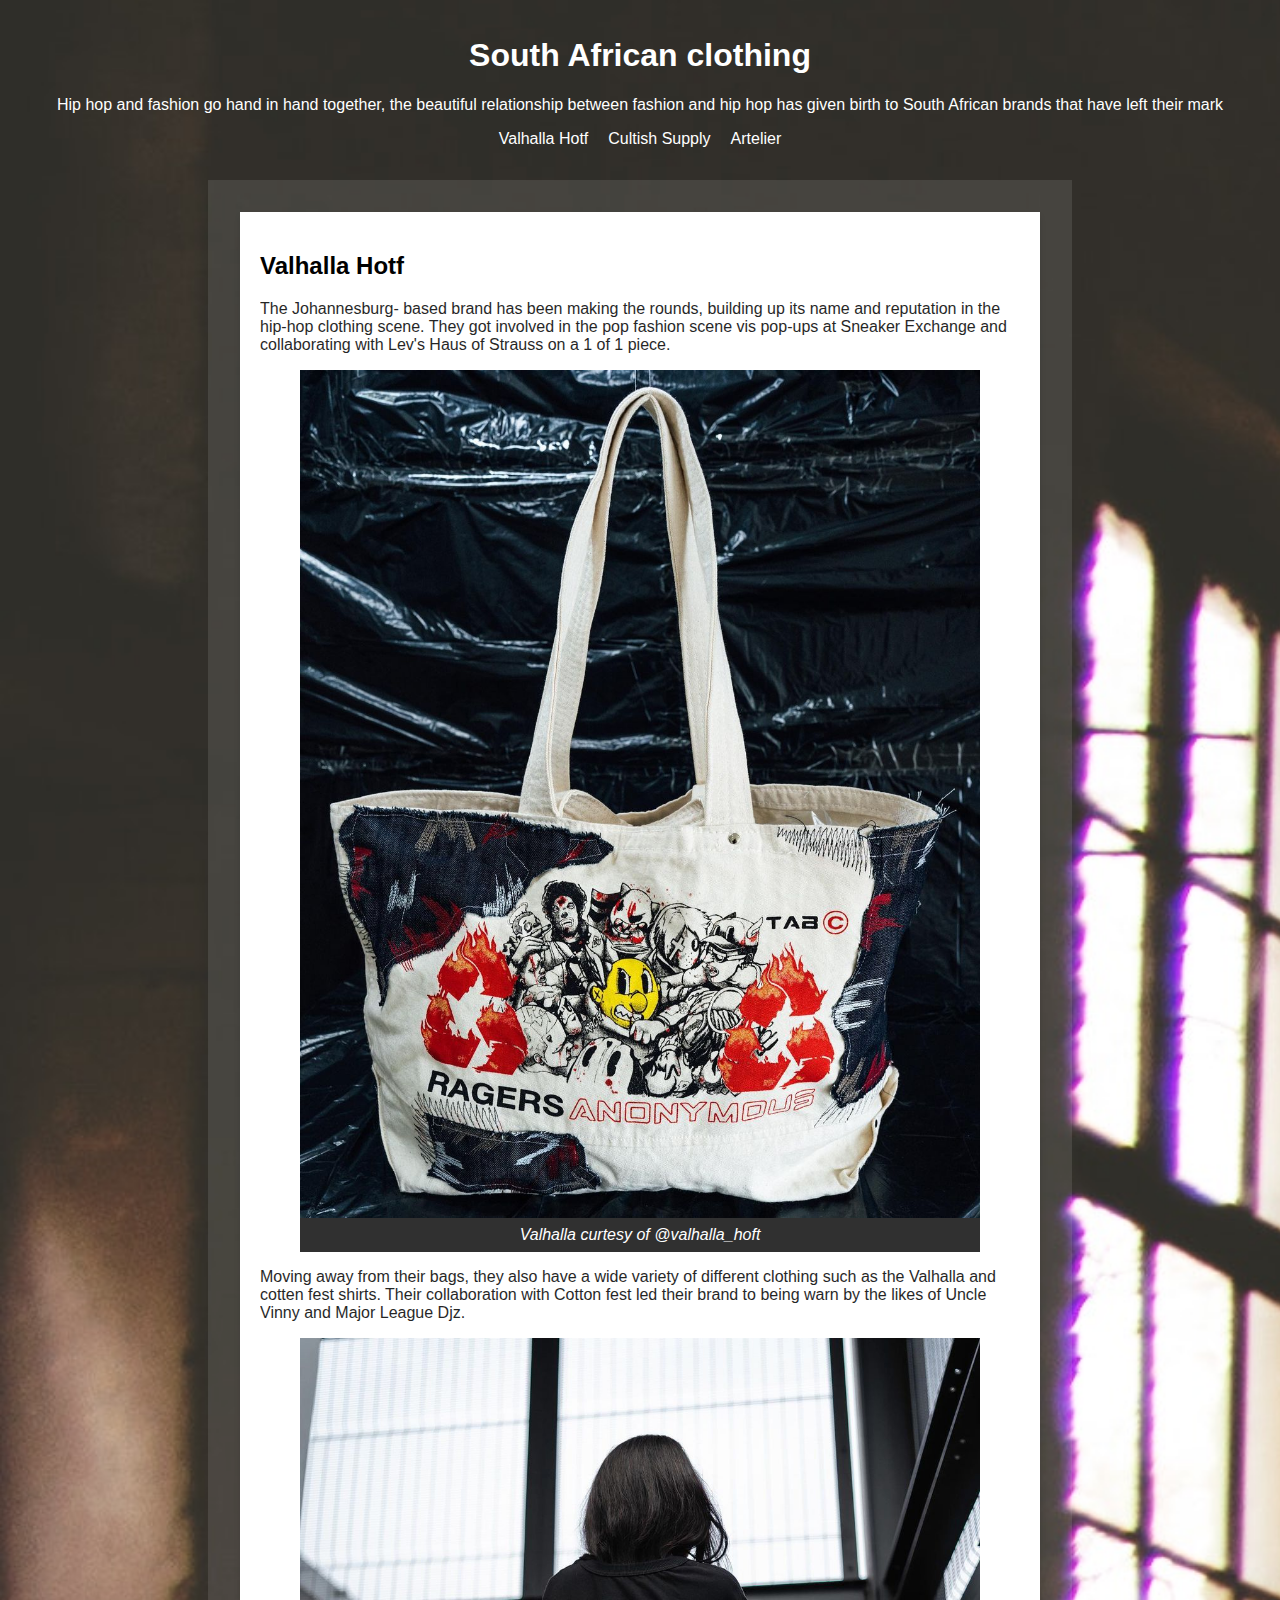
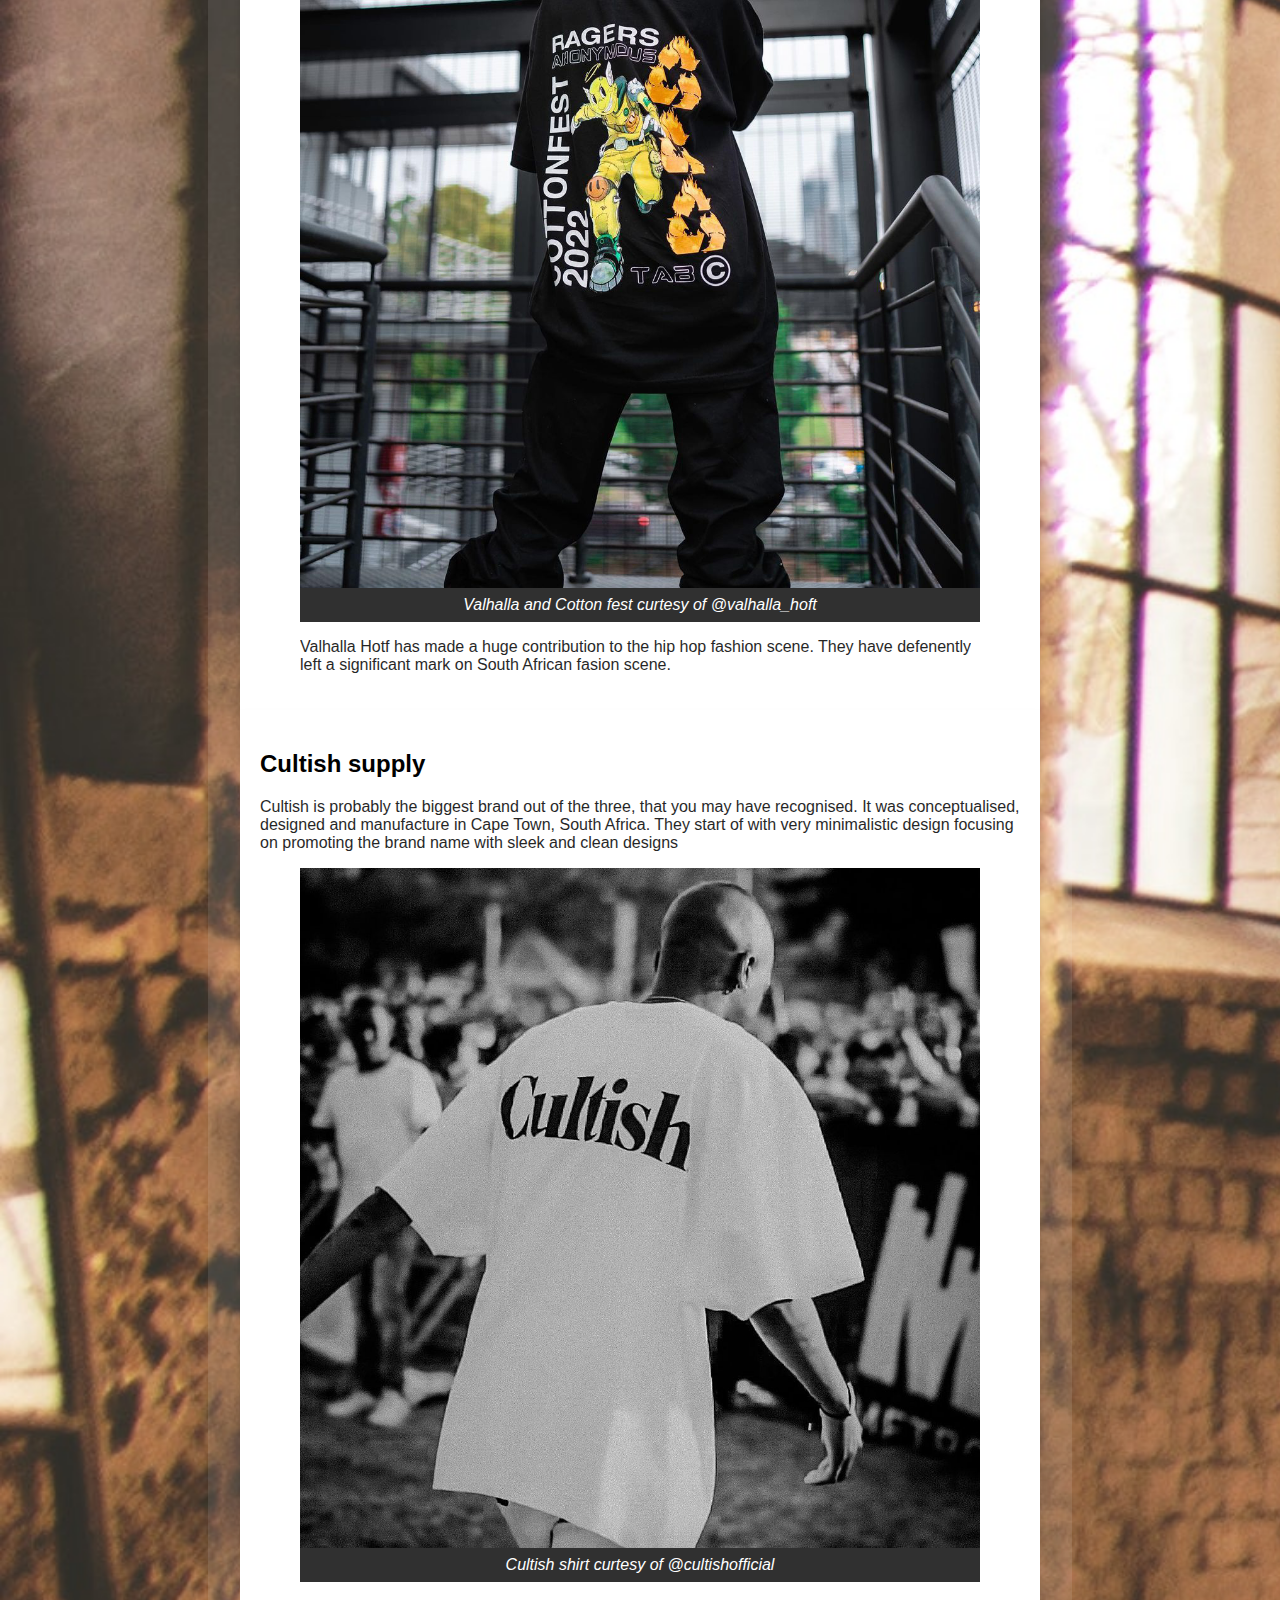
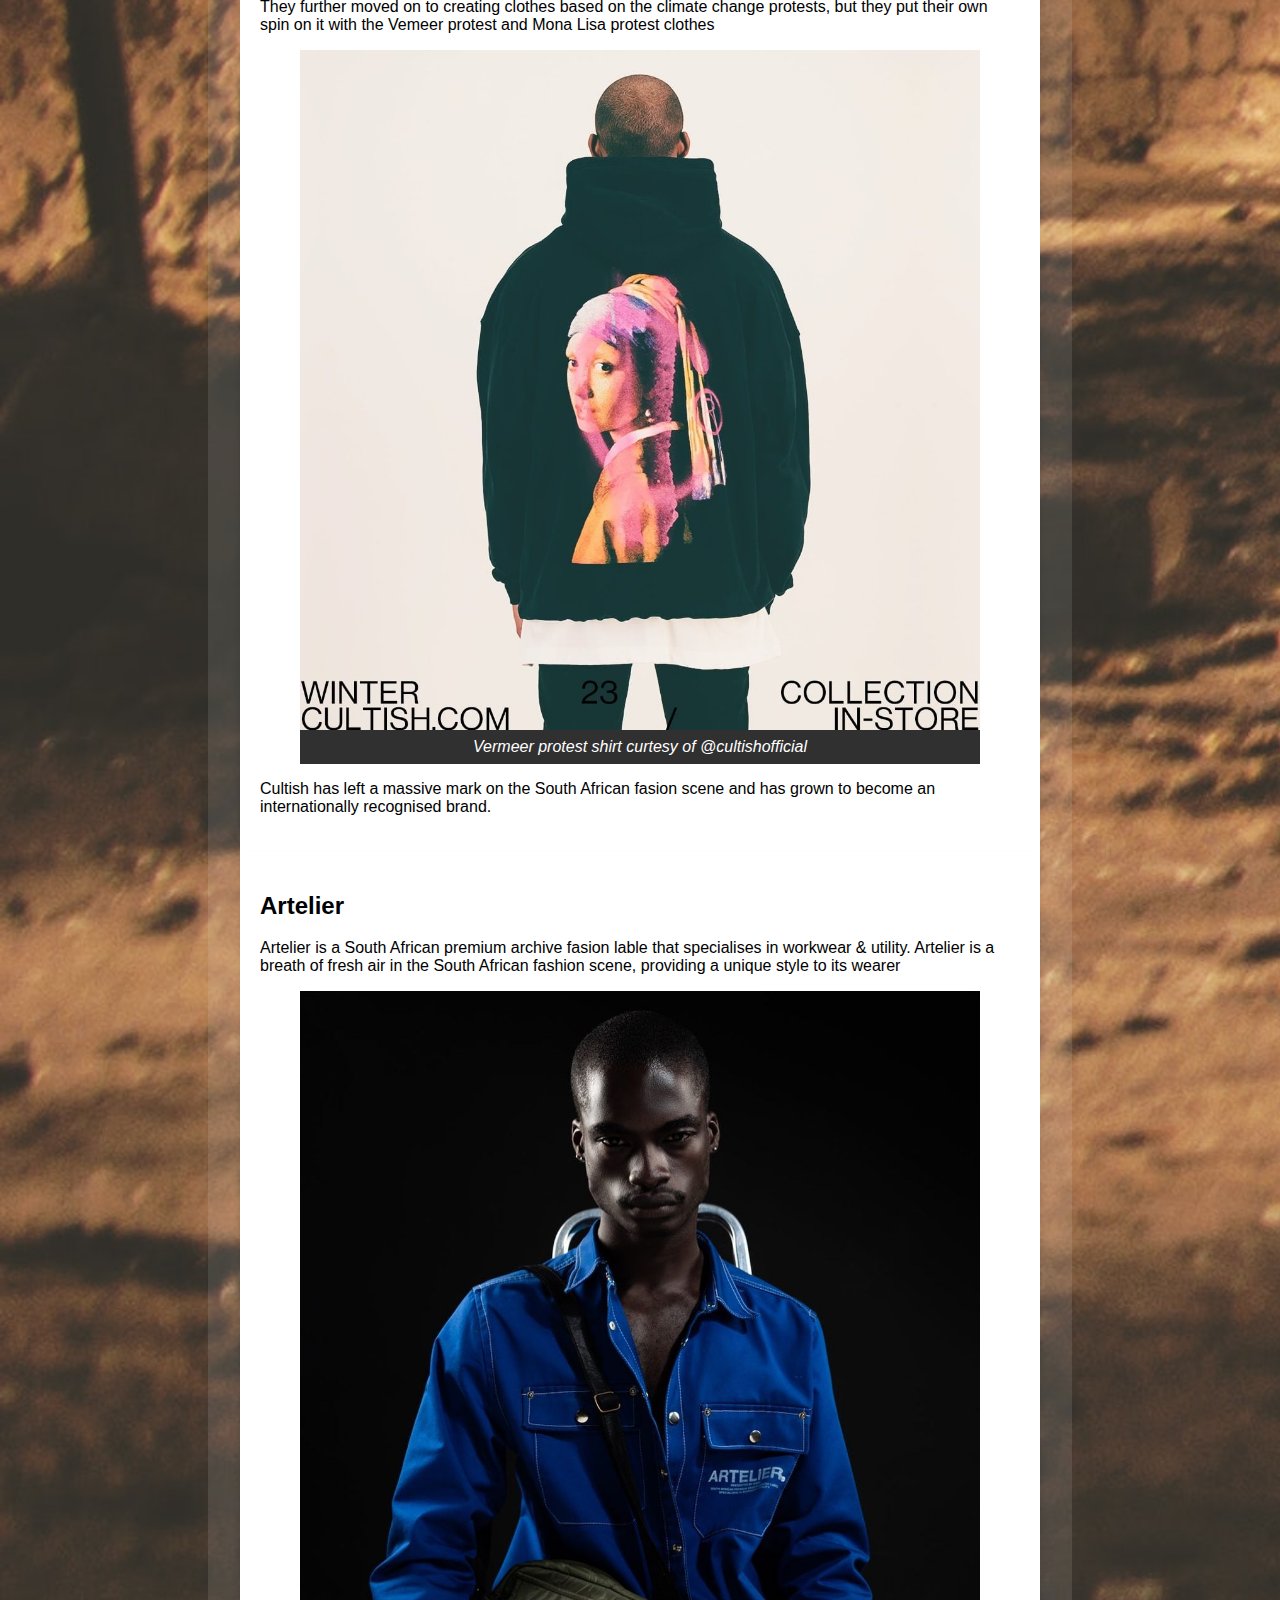
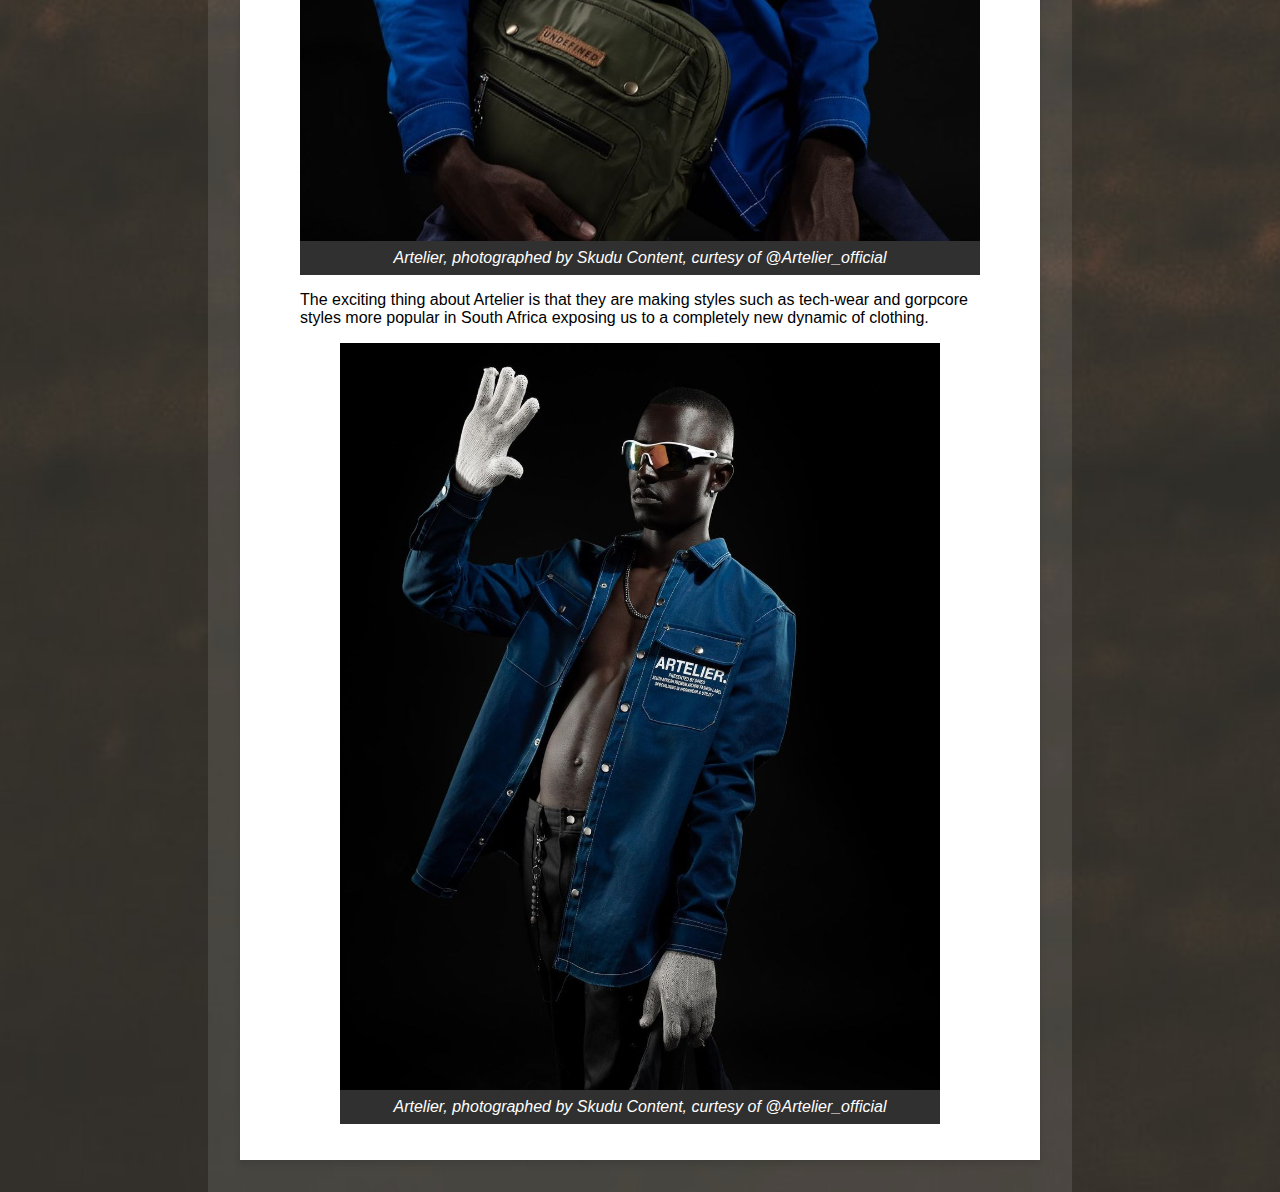
<file: Weppages/Fashion-Avenue.html>
<html>

<head>
    <link rel="stylesheet" type="text/css" href="style.css">
    <meta charset="UTF-8">
    <Meta name="viewport" content="width=device-width, initial-scale=1.0">
    <title>Fashion-Avenue</title>
</head>

<body class="Fashion-page">

    <header class="header-style-fashion">
        <h1> South African clothing</h1>
        <p>Hip hop and fashion go hand in hand together, the beautiful relationship between fashion and hip hop has
            given birth to South African brands that have left their mark</p>
        <nav class="nav-style-fashion ">
            <ul>
                <li><a href="#Valhalla-Hotf">Valhalla Hotf</a></li>
                <li><a href="#Cultish-supply">Cultish Supply</a></li>
                <li><a href="#Artelier"> Artelier</a></li>
            </ul>




        </nav>
    </header>
    <main class="flex-container-fashion">
        <section id="Valhalla-Hotf" class="content">
            <h2>Valhalla Hotf</h2>
            <p class="text-opacity">The Johannesburg- based brand has been making the rounds, building up its name and
                reputation in the hip-hop clothing scene. They got involved in the pop fashion scene vis pop-ups at
                Sneaker Exchange and collaborating with Lev's Haus of Strauss on a 1 of 1 piece.</p>
            <figure>
                <img src="../Images/Valhalla-hotf-bag-image.jpg" alt="Valhalla hotf bag image" width="100%"
                    height="80%">
                <figcaption>Valhalla curtesy of @valhalla_hoft</figcaption>
            </figure>
            <p class="text-opacity"> Moving away from their bags, they also have a wide variety of different clothing
                such as the Valhalla and cotten fest shirts. Their collaboration with Cotton fest led their brand to
                being warn by the likes of Uncle Vinny and Major League Djz. </p>
            <figure>
                <img src="../Images/Valhalla-and-Cotton-Fest-curtesy-of-@valhalla_hoft-image.jpg"
                    alt="valhalla cotten fest image" width="100%" height="100%">
                <figcaption>Valhalla and Cotton fest curtesy of @valhalla_hoft</figcaption>
                <p class="text-opacity">Valhalla Hotf has made a huge contribution to the hip hop fashion scene. They
                    have defenently left a significant mark on South African fasion scene.</p>
            </figure>
        </section>
        <section id="Cultish-supply" class="content">
            <h2>Cultish supply</h2>
            <p class="text-opacity"> Cultish is probably the biggest brand out of the three, that you may have
                recognised. It was conceptualised, designed and manufacture in Cape Town, South Africa. They start of
                with very minimalistic design focusing on promoting the brand name with sleek and clean designs </p>
            <figure>
                <img src="../Images/Cultish-sleek-top-image.jpg" alt="Cultish sleek T" width="100%" height="100%">
                <figcaption>Cultish shirt curtesy of @cultishofficial</figcaption>
            </figure>
            <p>They further moved on to creating clothes based on the climate change protests, but they put their own
                spin on it with the Vemeer protest and Mona Lisa protest clothes</p>
            <figure>
                <img src="../Images/Vermeer-protest-T-image.jpg" alt="Vermeer protest T" width="100%" height="100%">
                <figcaption>Vermeer protest shirt curtesy of @cultishofficial</figcaption>
            </figure>
            <p>Cultish has left a massive mark on the South African fasion scene and has grown to become an
                internationally recognised brand.</p>
        </section>
        <section id="Artelier" class="content">
            <h2>Artelier</h2>
            <p>Artelier is a South African premium archive fasion lable that specialises in workwear & utility. Artelier
                is a breath of fresh air in the South African fashion scene, providing a unique style to its wearer</p>
            <figure>
                <img src="../Images/Artelier-workwear-image.jpg" alt="Altelier workwear image" width="100%"
                    height="100%">
                <figcaption>Artelier, photographed by Skudu Content, curtesy of @Artelier_official</figcaption>
                <p> The exciting thing about Artelier is that they are making styles such as tech-wear and gorpcore
                    styles more popular in South Africa exposing us to a completely new dynamic of clothing.</p>
                <figure>
                    <img src="../Images/Artelier-techwear-image.jpg" alt="Artelier techwear image" width="100%"
                        height="100%">
                    <figcaption>Artelier, photographed by Skudu Content, curtesy of @Artelier_official</figcaption>
                </figure>
            </figure>
        </section>
    </main>
</file>
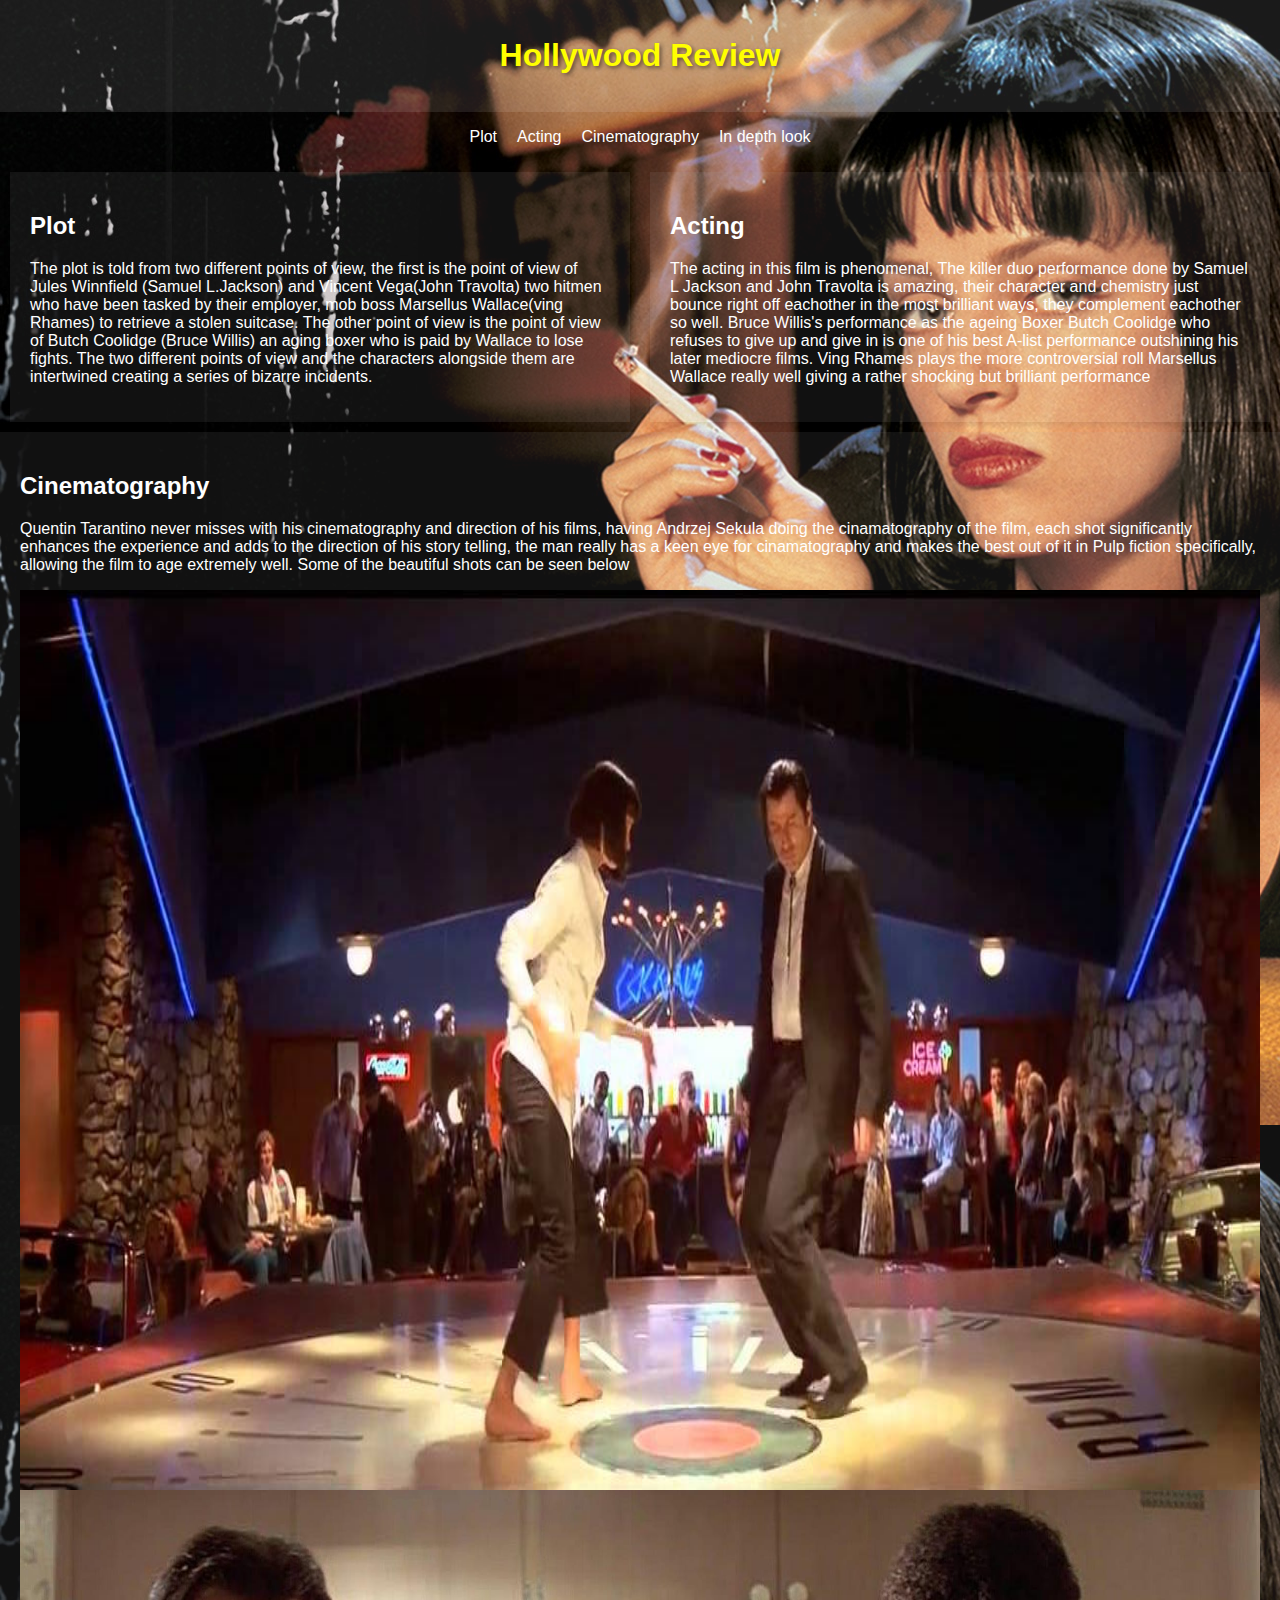
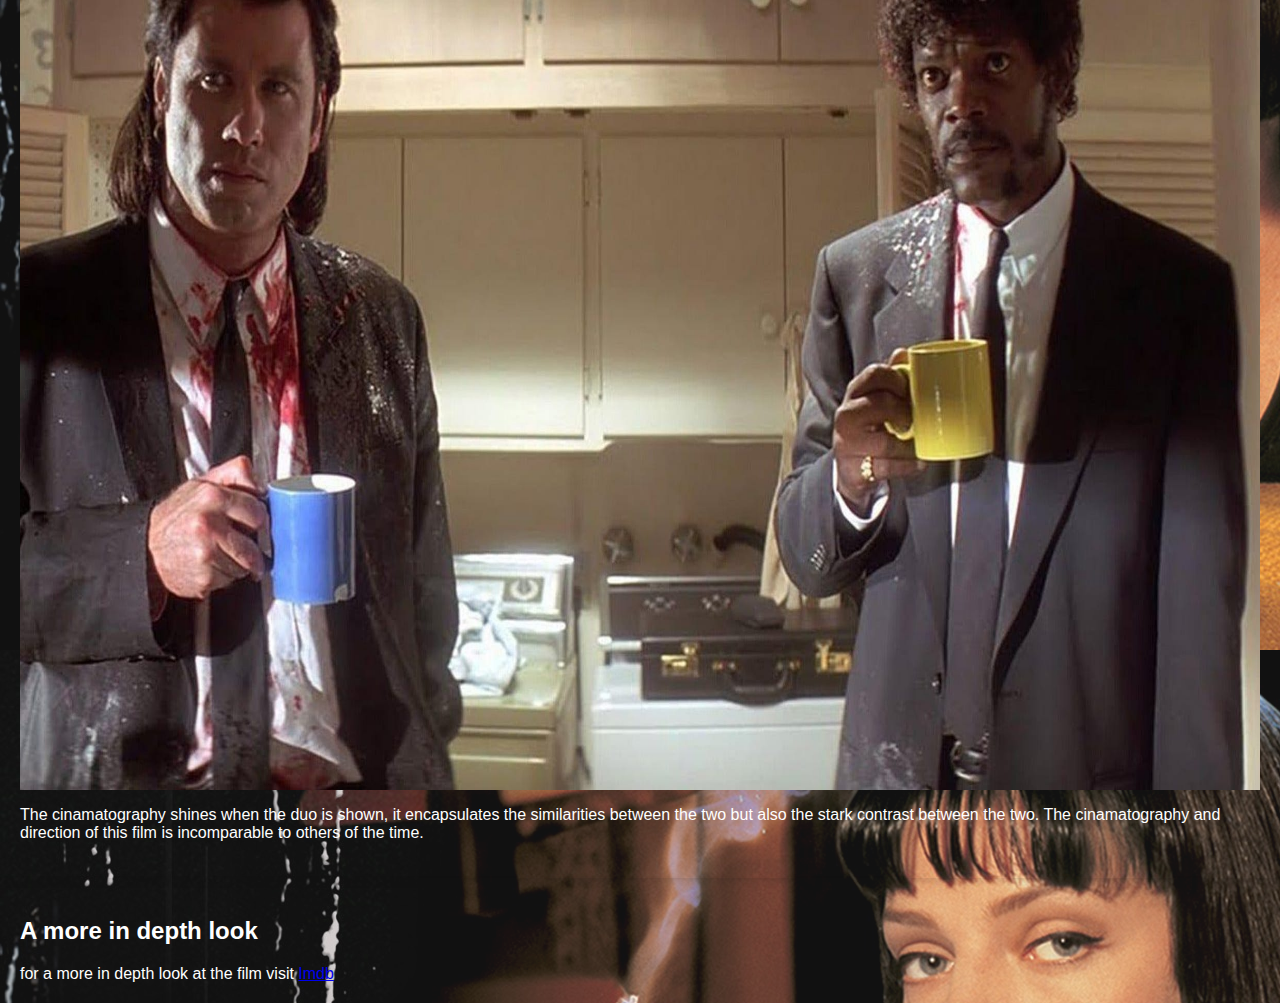
<file: Weppages/Hollywood.html>
<html>

<head>
    <link rel="stylesheet" type="text/css" href="style.css">
    <meta charset="UTF-8">
    <Meta name="viewport" content="width=device-width, initial-scale=1.0">
    <title>Hollywood</title>
</head>

<body class="hollywood-page">
    <header class="header-style-Hollywood">
        <h1>Hollywood Review</h1>
    </header>
    <nav class="nav-style-Hollywood ">
        <ul>
            <li><a href="#plot">Plot</a></li>
            <li><a href="#acting">Acting</a></li>
            <li><a href="#cinematography">Cinematography</a></li>
            <li><a href="#depth">In depth look</a></li>
        </ul>
    </nav>

    <div class="flex-container-Hollywood">
        <div class="left-hollywood-container">
            <section id="Plot" class="content-hollywood">
                <h2>Plot</h2>
                <p>The plot is told from two different points of view, the first is the point of view of Jules
                    Winnfield (Samuel L.Jackson) and Vincent Vega(John Travolta) two hitmen who have been tasked by
                    their employer, mob boss Marsellus Wallace(ving Rhames) to retrieve a stolen suitcase. The other
                    point of view is the point of view of Butch Coolidge (Bruce Willis) an aging boxer who is paid
                    by Wallace to lose fights. The two different points of view and the characters alongside them
                    are intertwined creating a series of bizarre incidents.</p>
            </section>
        </div>

        <div class="right-hollywood-container">
            <section id="acting" class="content-hollywood">
                <h2>Acting</h2>
                <p>The acting in this film is phenomenal, The killer duo performance done by Samuel L Jackson and
                    John Travolta is amazing, their character and chemistry just bounce right off eachother in the
                    most brilliant ways, they complement eachother so well. Bruce Willis's performance as the ageing
                    Boxer Butch Coolidge who refuses to give up and give in is one of his best A-list performance
                    outshining his later mediocre films. Ving Rhames plays the more controversial roll Marsellus
                    Wallace really well giving a rather shocking but brilliant performance </p>
            </section>



        </div>
    </div>

    <div class="flex-container-Hollywood-vertical"></div>
    <section id="cinematography" class="content-Hollywood">
        <h2>Cinematography</h2>
        <p>Quentin Tarantino never misses with his cinematography and direction of his films, having Andrzej Sekula
            doing the cinamatography of the film, each shot significantly enhances the experience and adds to the
            direction of his story telling, the man really has a keen eye for cinamatography and makes the best out
            of it in Pulp fiction specifically, allowing the film to age extremely well. Some of the beautiful shots can
            be seen below </p>
        <img src="../Images/cinematography-hollywood-image.jpg" alt="cinematography image" width="100%" height="100%">
        <img src="../Images/cinematography-hollywood-image 2.jpg" alt="cinematography image 2" width="100%"
            height="100%">
        <p>The cinamatography shines when the duo is shown, it encapsulates the similarities between the two but also
            the stark contrast between the two. The cinamatography and direction of this film is incomparable to others
            of the time.</p>

    </section>
    <section id="depth" class="content-hollywood">
        <h2>A more in depth look</h2>
        for a more in depth look at the film visit <a href="https://www.imdb.com/title/tt0110912/">Imdb</a>
    </section>












</body>

</html>
</file>
<file: Webpages/style.css>
body {
    font-family: Arial, sans-serif;
    margin: 0;
    padding: 0;
    background-color: white;
}

header {
    background-color: #333;
    color: white;
    text-align: center;
    padding: 1rem;
}

.header-style-fashion {
    background-color: rgba(255, 255, 255, 0.0);
    color: white;

    text-align: center;
    padding: 1rem;


}

.header-style-hollywood {
    background-color: rgba(255, 255, 255, 0.1);
    font-family: helvetica;
    font-style: bold;
    color: yellow;
    text-shadow: 2px 2px 4px rgba(0, 0, 0, 0.5);
}
.header-style-TimeSquare{
    color: white;
    text-shadow: 2px 2px 4px rgba(0, 0, 0, 0.5);
   background-color: #000;
}

nav ul {
    list-style: none;
    padding: 0;
    display: flex;
    justify-content: center;
}

nav li {
    margin: 0 10px;
    display: inline;
}

nav a {
    color: white;
    text-decoration: none;

}

.nav-style-fashion {
    color: black;
    text-decoration: none;
}
.nav-style-TimeSquare {
    color: black;
    text-decoration: none;
    background-color: #000;
}
main {
    padding: 2rem;
    max-width: 800px;
    margin: 0 auto;

}

.flex-container-Athens {
    display: flex;
    flex-wrap: wrap;
    justify-content: space-around;
    flex-direction: row;
    align-items: flex-start;
    width: auto;
    height: auto;
}

.flex-container-fashion {
    display: flex;
    flex-wrap: wrap;
    justify-content: space-between;
    flex-direction: column;
    background-color: rgba(255, 255, 255, 0.1);
    width: 100%;
    height: auto;
}

.flex-container-Hollywood {
    display: flex;
    justify-content: space-between;
    align-items: stretch;
    flex-wrap: wrap;
    flex-direction: row;

}

.flex-container-Hollywood-vertical {
    display: flex;
    justify-content: space-between;
    align-items: stretch;
    flex-wrap: wrap;
    flex-direction: column;
    text-align: center;

}

.left-hollywood-container,
.right-hollywood-container {
    width: 45%;
    padding: 10px;
    box-sizing: border-box;
    color: white;
    flex: 1;
}
.flex-container-TimeSquare {
    display: flex;
    flex-wrap: wrap;
    justify-content: space-between;
    flex-direction: column;
    background-color: rgba(0, 0, 0, 0.8);
    width: 100%;
    height: auto;
}

figcaption {
    font-style: italic;
    text-align: center;
    background-color: #303030;
    padding: 8px;
    text-align: center;
    color: white;
}

.content {
    background-color: white;
    padding: 20px;
    box-shadow: 0 4px 6px rgba(0, 0, 0, 0.1);
    width: calc(50%-20px);
    box-sizing: border-box;
}

.content img {
    max-width: 100%;
    height: auto;
}

.content-athens {
    background-color: white;
    padding: 20px;
    border-radius: 10px;
    box-shadow: 0 4px 6px rgba(0, 0, 0, 0.1);
    width: calc(50%-20px);
    box-sizing: border-box;
}

.content-athens img {
    max-width: 100%;
    height: auto;
}

.content-hollywood {
    background-color: rgba(169, 169, 169, 0.1);
    padding: 20px;
    box-shadow: 0 4px 6px rgba(0, 0, 0, 0.1);
    width: calc(50%-20px);
    box-sizing: border-box;
    color: white;
}
.content-TimeSquare {
    background-color: black;
    padding: 20px;
    box-shadow: 0 4px 6px rgba(0, 0, 0, 0.1);
    width: calc(50%-20px);
    box-sizing: border-box;
    color: white;
}



h3 {
    font-size: 1.2rem;
    margin-bottom: 1rem;

}

.cities-block {
    float: left;
    width: 25%;
    box-sizing: border-box;
    text-align: center;
    border-right: 1px solid grey;
    border-bottom: 1px solid grey;
}

.cities-block:last-child {
    border-right: none;
    clear: both;
    
}


.athens-block {
    display: flex;
    flex-wrap: wrap;
    justify-content: space-between;
    flex-direction: column;
    background-color: rgba(255, 255, 255, 0.1);
    width: 100%;
    height: auto;

}

.Fashion-Avenue-block {
    display: flex;
    flex-wrap: wrap;
    justify-content: space-between;
    flex-direction: column;
    background-color: rgba(255, 255, 255, 0.1);
    width: 100%;
    height: auto;

}

.Hollywood-block {
    display: flex;
    flex-wrap: wrap;
    justify-content: space-between;
    flex-direction: column;
    background-color: rgba(255, 255, 255, 0.1);
    width: 100%;
    height: auto;
 

}

.TimeSquare-block {
    display: flex;
    flex-wrap: wrap;
    justify-content: space-between;
    flex-direction: column;
    background-color: rgba(255, 255, 255, 0.1);
    width: 100%;
    height: auto;

}

.text-opacity {
    opacity: 0.85;
}

body.Fashion-page {
    background-image: url('../Images/Fashion-Avenue-page-background.jpg');
    background-size: cover;
    background-repeat: no-repeat;
}

body.Athens-page {
    background-image: url('../Images/Athens-weppage-background-image.jpg');
    background-size: cover;
    background-repeat: no-repeat;
}

body.Hollywood-page {
    background-image: url('../Images/Hollywood-webpage-image.jpg');
}
body.TimeSquare-page{
 background-image: url('../Images/Video-Games-background-image.jpg') ;
 background-size: 100% 100%;
 background-repeat: no-repeat;
}
.no-bullets{
    list-style-type: none;
    padding: 0;
}
.no-bullets li{
    margin-left: 1em;
    font-weight: bold;
    
}
.footer-athens{
    background-color: white;
    color: black;
    padding: 20px;
    text-align: center; 

}
.footer-container{
    max-width: none;
    margin: 0;
    background-color: white;
}
.footer-TimeSquare{
    background-color: black;
    color: white;
    padding: 20px;
    text-align: center; 

}
</file>
<file: Weppages/style.css>
body {
    font-family: Arial, sans-serif;
    margin: 0;
    padding: 0;
    background-color: white;
}

header {
    background-color: #333;
    color: white;
    text-align: center;
    padding: 1rem;
}

.header-style-fashion {
    background-color: rgba(255, 255, 255, 0.0);
    color: white;

    text-align: center;
    padding: 1rem;


}

.header-style-hollywood {
    background-color: rgba(255, 255, 255, 0.1);
    font-family: helvetica;
    font-style: bold;
    color: yellow;
    text-shadow: 2px 2px 4px rgba(0, 0, 0, 0.5);
}
.header-style-TimeSquare{
    color: white;
    text-shadow: 2px 2px 4px rgba(0, 0, 0, 0.5);
   background-color: #000;
}

nav ul {
    list-style: none;
    padding: 0;
    display: flex;
    justify-content: center;
}

nav li {
    margin: 0 10px;
    display: inline;
}

nav a {
    color: white;
    text-decoration: none;

}

.nav-style-fashion {
    color: black;
    text-decoration: none;
}
.nav-style-TimeSquare {
    color: black;
    text-decoration: none;
    background-color: #000;
}
main {
    padding: 2rem;
    max-width: 800px;
    margin: 0 auto;

}

.flex-container-Athens {
    display: flex;
    flex-wrap: wrap;
    justify-content: space-around;
    flex-direction: row;
    align-items: flex-start;
    width: auto;
    height: auto;
}

.flex-container-fashion {
    display: flex;
    flex-wrap: wrap;
    justify-content: space-between;
    flex-direction: column;
    background-color: rgba(255, 255, 255, 0.1);
    width: 100%;
    height: auto;
}

.flex-container-Hollywood {
    display: flex;
    justify-content: space-between;
    align-items: stretch;
    flex-wrap: wrap;
    flex-direction: row;

}

.flex-container-Hollywood-vertical {
    display: flex;
    justify-content: space-between;
    align-items: stretch;
    flex-wrap: wrap;
    flex-direction: column;
    text-align: center;

}

.left-hollywood-container,
.right-hollywood-container {
    width: 45%;
    padding: 10px;
    box-sizing: border-box;
    color: white;
    flex: 1;
}
.flex-container-TimeSquare {
    display: flex;
    flex-wrap: wrap;
    justify-content: space-between;
    flex-direction: column;
    background-color: rgba(0, 0, 0, 0.8);
    width: 100%;
    height: auto;
}

figcaption {
    font-style: italic;
    text-align: center;
    background-color: #303030;
    padding: 8px;
    text-align: center;
    color: white;
}

.content {
    background-color: white;
    padding: 20px;
    box-shadow: 0 4px 6px rgba(0, 0, 0, 0.1);
    width: calc(50%-20px);
    box-sizing: border-box;
}

.content img {
    max-width: 100%;
    height: auto;
}

.content-athens {
    background-color: white;
    padding: 20px;
    border-radius: 10px;
    box-shadow: 0 4px 6px rgba(0, 0, 0, 0.1);
    width: calc(50%-20px);
    box-sizing: border-box;
}

.content-athens img {
    max-width: 100%;
    height: auto;
}

.content-hollywood {
    background-color: rgba(169, 169, 169, 0.1);
    padding: 20px;
    box-shadow: 0 4px 6px rgba(0, 0, 0, 0.1);
    width: calc(50%-20px);
    box-sizing: border-box;
    color: white;
}
.content-TimeSquare {
    background-color: black;
    padding: 20px;
    box-shadow: 0 4px 6px rgba(0, 0, 0, 0.1);
    width: calc(50%-20px);
    box-sizing: border-box;
    color: white;
}

.cities-block {
    float: left;
    width: 25%;
    box-sizing: border-box;
    padding: 2rem;
    text-align: center;
    border-right: 1px solid grey;
    border-bottom: 1px solid grey;

}

.cities-block:last-child {
    border-right: none;
}

h3 {
    font-size: 1.2rem;
    margin-bottom: 1rem;

}

.cities-block {
    float: left;
    width: 25%;
    box-sizing: border-box;
    text-align: center;
    border-right: 1px solid grey;
    border-bottom: 1px solid grey;
}

.cities-block:last-child {
    border-right: none;
    clear: both;
    /* Clear the float to prevent layout issues */
}

/* Add individual background images for each city block */
.athens-block {
    background-image: url("../Images/Athens-background-image.jpg");
    background-size: 100% 150%;
    background-color: white;
    /* Fallback color in case image fails to load */

}

.Fashion-Avenue-block {
    background-image: url("../Images/Fashion-Avenue-background-image.jpg");
    background-size: 100% 150%;
    background-color: white;
}

.Hollywood-block {
    background-image: url("../Images/Hollywood-background-image.jpg");
    background-size: 100% 150%;
    background-position: contain;
    background-color: white;

}

.TimeSquare-block {
    background-image: url("../Images/TimeSquare-background-image.jpg");
    background-size: 100% 150%;
    background-position: center center;
    background-color: white;
}

.text-opacity {
    opacity: 0.85;
}

body.Fashion-page {
    background-image: url('../Images/Fashion-Avenue-page-background.jpg');
    background-size: cover;
    background-repeat: no-repeat;
}

body.Athens-page {
    background-image: url('../Images/Athens-weppage-background-image.jpg');
    background-size: cover;
    background-repeat: no-repeat;
}

body.Hollywood-page {
    background-image: url('../Images/Hollywood-webpage-image.jpg');
}
body.TimeSquare-page{
 background-image: url('../Images/Video-Games-background-image.jpg') ;
 background-size: 100% 100%;
 background-repeat: no-repeat;
}
.no-bullets{
    list-style-type: none;
    padding: 0;
}
.no-bullets li{
    margin-left: 1em;
    font-weight: bold;
    
}
</file>
